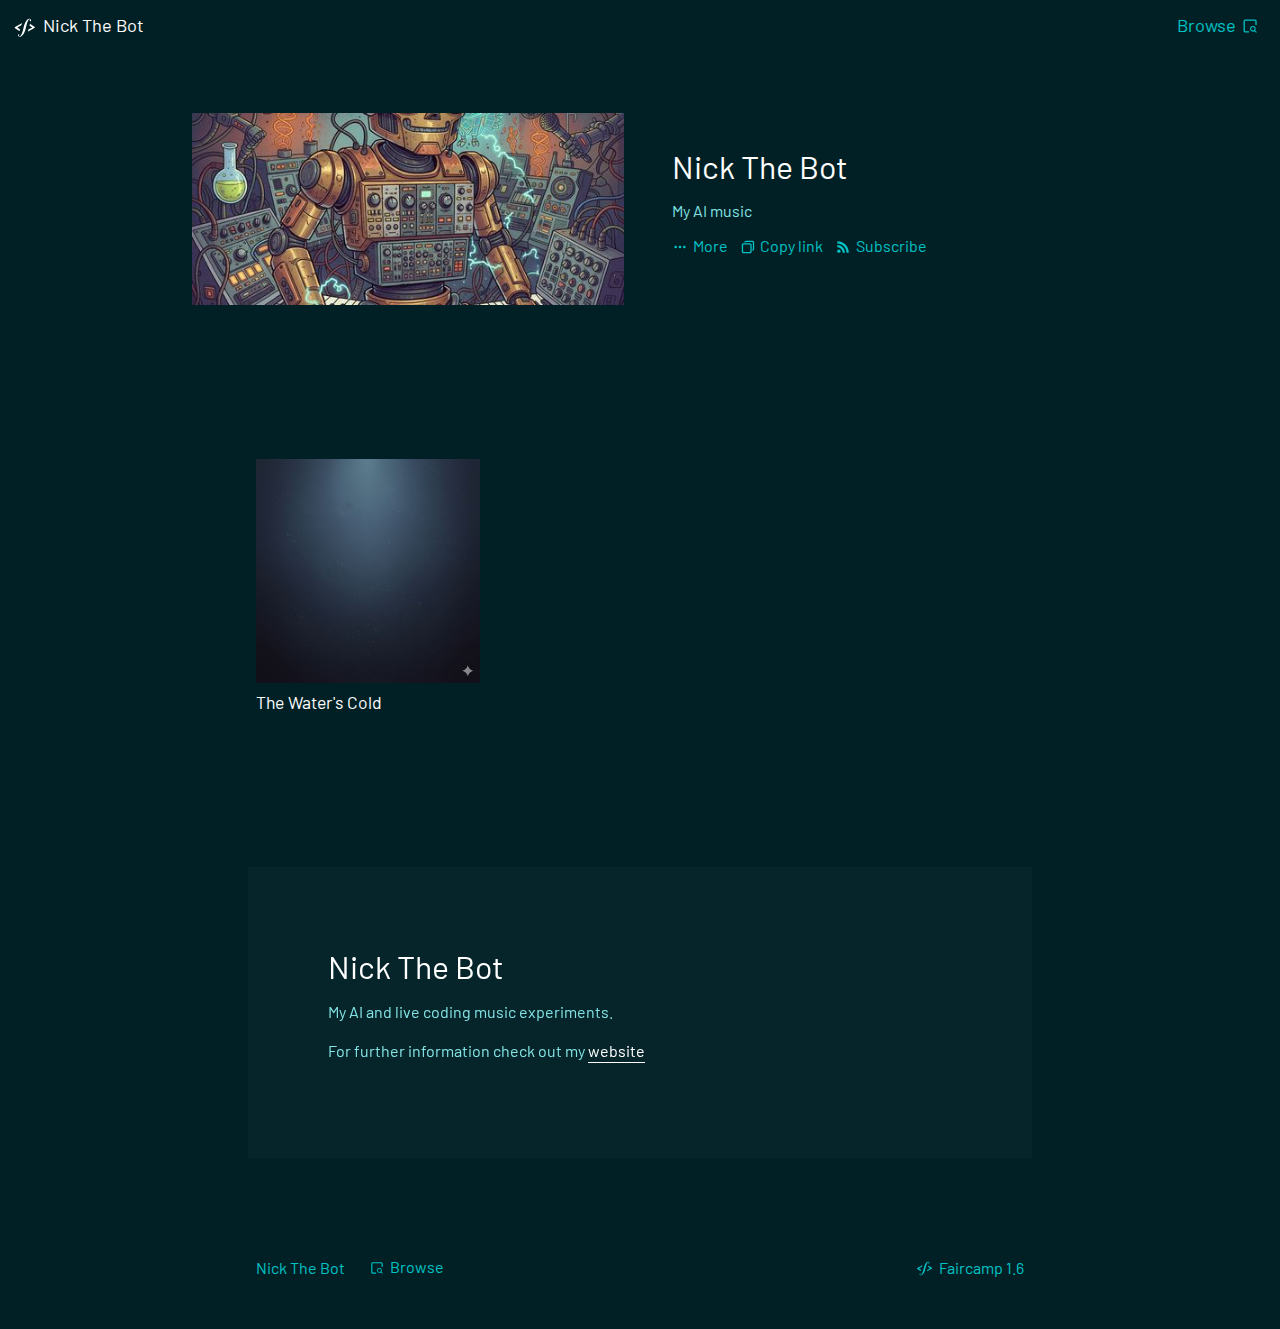
<file: index.html>
<!DOCTYPE html>
<html  lang="en">
    <head>
        <title>Nick The Bot</title>
        <meta charset="utf-8">
        <meta name="description" content="Nick The Bot">
        <meta name="generator" content="Faircamp 1.6.0 ()">
        <meta name="viewport" content="width=device-width, initial-scale=1">
        <link href="theme-r9DcqOPKQv0.css?ol_3nSG5odc" rel="stylesheet">
        <link href="site.css?xwWmIbFHB50" rel="stylesheet">
        <script defer src="browser.js?_UprDCkNEzw"></script>
        
                <link rel="alternate" type="application/atom+xml" title="Atom" href="feed.atom">
            

                <link rel="alternate" type="application/rss+xml" title="Generic RSS" href="feed.rss">
            
<script defer src="clipboard.js?BY84gqnw8Qc"></script>
<link href="favicon.svg?BNtJGwoocc0" rel="icon" type="image/svg+xml">
<link href="favicon_light.png?V3FshsFqwds" rel="icon" type="image/png" media="(prefers-color-scheme: light)">
<link href="favicon_dark.png?dx3G-dqDUTE" rel="icon" type="image/png"  media="(prefers-color-scheme: dark)">


    </head>
    <body>
        <script>document.body.classList.add('js_enabled');</script>
        <a class="skip_to_content" href="#content">Skip to main content</a>
        <div class="layout">
            <header>
                <div>
                    <a id="logo" href="./">
                        <svg  width="1em" height="1em" version="1.1" viewBox="0 0 64 64" xmlns="http://www.w3.org/2000/svg">
    <title>Faircamp</title>
    <path d="m39.881 40.829 1.2736-3.7326c0.16935-0.49631 0.51868-0.91106 0.97898-1.1623l7.6911-4.1982c0.41894-0.22868 0.44885-0.81906 0.05516-1.0889l-5.3773-3.6858c-0.40252-0.2759-0.58586-0.77665-0.45667-1.2472l0.83396-3.0375c0.10596-0.38594 0.5597-0.55363 0.89118-0.32937l10.551 7.1384c1.1285 0.76347 1.0472 2.4511-0.14947 3.1025l-15.839 8.6228c-0.2544 0.13848-0.54634-0.10768-0.4528-0.38181zm-21.56-0.71651-10.639-7.1649c-1.1304-0.76131-1.0532-2.4495 0.14204-3.1044l16.55-9.0683c0.24626-0.13493 0.52768 0.10884 0.42925 0.37183l-1.4747 3.9402c-0.18436 0.4926-0.53964 0.90254-1.001 1.155l-8.1479 4.459c-0.41817 0.22884-0.44672 0.81879-0.0526 1.0869l5.4751 3.7252c0.40291 0.27414 0.58616 0.77467 0.45549 1.2442l-0.84196 3.0251c-0.10758 0.38652-0.56213 0.55415-0.89491 0.33004zm25.654-30.594c-3.4629 0-10.138 2.0227-15.593 24.68-4.1 17.03-7.8557 18.965-9.919 19.007-1.1051 0.0226-1.7076-1.5696-1.1711-1.9798 0.37253-0.22641 1.1535-0.80303 1.1535-1.5516 0-0.85436-0.66165-1.3217-1.521-1.3017-0.88964 0.02072-1.7065 0.98255-1.7505 2.3158 0 1.7735 1.2416 3.7938 3.7009 3.7938 4.335 0 11.759-5.0498 15.399-20.158 2.0661-8.5762 5.2058-23.614 10.028-23.614 1.5974 0 1.5175 1.4328 1.0664 1.8125-0.45106 0.37973-0.95632 0.78658-0.99971 1.5338-0.04845 0.83454 0.55753 1.8182 1.4467 1.7975 1.2133-0.02825 2.1069-0.91548 2.1069-2.3008 0-2.2179-1.6252-4.034-3.9476-4.034z"/>
</svg>

                        <span>Nick The Bot</span>
                    </a>
                    
                </div>
                <button class="browse">
                    Browse
                    <svg aria-hidden="true" width="1em" height="1em" version="1.1" viewBox="0 0 64 64" xmlns="http://www.w3.org/2000/svg">
    <path d="m15.521 8.9121c-3.5096 0-6.5566 2.7444-6.5566 6.2656v33.365c0 3.5212 3.0469 6.2676 6.5566 6.2676h12.959v-4.5625h-12.959c-1.2264 0-1.9922-0.81053-1.9922-1.7051v-33.365c0-0.89449 0.76579-1.7031 1.9922-1.7031h32.881c1.2263 0 1.9941 0.80858 1.9941 1.7031v13.174h4.5625v-13.174c0-3.5212-3.0469-6.2656-6.5566-6.2656h-32.881zm26.18 23.035v0.001953a9.7014 9.7014 0 0 0-9.7012 9.7012 9.7014 9.7014 0 0 0 9.7012 9.7012 9.7014 9.7014 0 0 0 5.4922-1.707l4.7168 4.7148c0.69133 0.69114 1.8128 0.69129 2.5039 0 0.69114-0.69132 0.69126-1.8127 0-2.5039l-4.7188-4.7148a9.7014 9.7014 0 0 0 1.707-5.4922 9.7014 9.7014 0 0 0-9.7012-9.7012zm0 3.5488a6.154 6.154 0 0 1 6.1543 6.1543 6.154 6.154 0 0 1-6.1543 6.1543 6.154 6.154 0 0 1-6.1543-6.1543 6.154 6.154 0 0 1 6.1543-6.1543z"/>
</svg>

                </button>
            </header>
            <main id="content">
                <div class="page">
    <div class="page_split">
        <span class="home_image">
    <picture>
        <source media="(min-width: 60rem)"
                sizes="27rem"
                srcset="image_fixed_320x142.jpg?BG2rNCo_8Ek 320w,image_fixed_480x213.jpg?BG2rNCo_8Ek 480w,image_fixed_640x284.jpg?BG2rNCo_8Ek 640w" />
        <source media="(min-width: 30rem)"
                sizes="100vw"
                srcset="image_fluid_640x256.jpg?BG2rNCo_8Ek 640w,image_fluid_960x383.jpg?BG2rNCo_8Ek 960w" />
        <img
            alt="Inferring Jams"
            class="home_image"
            sizes="100vw"
            src="image_fixed_640x284.jpg?BG2rNCo_8Ek"
            srcset="image_fixed_320x142.jpg?BG2rNCo_8Ek 320w,image_fixed_480x213.jpg?BG2rNCo_8Ek 480w,image_fixed_640x284.jpg?BG2rNCo_8Ek 640w">
    </picture>
</span>

        <div class="abstract">
            <h1>Nick The Bot</h1>
            <div style="margin-bottom: 1rem; margin-top: 1rem;">
    My AI music
</div>

            <div class="actions">
    
                <a class="more" href="#more">
                    <svg  width="1em" height="1em" version="1.1" viewBox="0 0 64 64" xmlns="http://www.w3.org/2000/svg">
    <title>More</title>
    <path d="m14.951 26.651a5.351 5.351 0 0 0-5.3498 5.3512 5.351 5.351 0 0 0 5.3498 5.3512 5.351 5.351 0 0 0 5.3512-5.3512 5.351 5.351 0 0 0-5.3512-5.3512zm17.049 0a5.351 5.351 0 0 0-5.3512 5.3512 5.351 5.351 0 0 0 5.3512 5.3512 5.351 5.351 0 0 0 5.3512-5.3512 5.351 5.351 0 0 0-5.3512-5.3512zm17.049 0a5.351 5.351 0 0 0-5.3512 5.3512 5.351 5.351 0 0 0 5.3512 5.3512 5.351 5.351 0 0 0 5.3512-5.3512 5.351 5.351 0 0 0-5.3512-5.3512z"/>
</svg>
 More
                </a>
            <button data-content="https://troublesine.com/" data-copy>
    <span class="icon"><svg aria-hidden="true" width="1em" height="1em" version="1.1" viewBox="0 0 64 64" xmlns="http://www.w3.org/2000/svg">
    <path d="m24.18 7.1387c-3.8714 0-7.0703 3.197-7.0703 7.0684h5.1992c0-1.0814 0.78966-1.8711 1.8711-1.8711h25.439c1.0814 0 1.8711 0.78966 1.8711 1.8711v25.441c0 1.0814-0.78966 1.8691-1.8711 1.8691v5.1992c3.8714 0 7.0684-3.197 7.0684-7.0684v-25.441c0-3.8714-3.197-7.0684-7.0684-7.0684h-25.439zm-9.9434 10.131c-3.8714 0-7.0684 3.1989-7.0684 7.0703v25.439c0 3.8714 3.197 7.0684 7.0684 7.0684h25.441c3.8714 0 7.0684-3.197 7.0684-7.0684v-25.439c0-3.8714-3.197-7.0703-7.0684-7.0703h-25.441zm0 5.1992h25.441c1.0814 0 1.8711 0.78966 1.8711 1.8711v25.439c0 1.0814-0.78966 1.8711-1.8711 1.8711h-25.441c-1.0814 0-1.8711-0.78966-1.8711-1.8711v-25.439c0-1.0814 0.78966-1.8711 1.8711-1.8711z"/>
</svg>
</span>
    <span>Copy link</span>
</button>

                <a href="subscribe/">
                    <svg width="1em" height="1em" version="1.1" viewBox="0 0 64 64" xmlns="http://www.w3.org/2000/svg">
    <title>Feed</title>
    <path d="m41.597 22.351c-8.6734-8.6734-20.213-13.45-32.496-13.45v9.0364c9.8677 0 19.139 3.8367 26.106 10.803 6.9666 6.9667 10.803 16.238 10.803 26.106h9.0364c-1.5e-4 -12.281-4.7769-23.823-13.45-32.496z"/>
    <path d="m9.0076 24.192v9.0364c11.92 0 21.618 9.6975 21.618 21.618h9.0364c0-16.902-13.751-30.654-30.654-30.654z"/>
    <circle cx="15.423" cy="48.625" r="6.4721"/>
</svg>

                    <span>Subscribe</span>
                </a>
            
</div>

        </div>
    </div>
</div>
<div class="page">
    <div class="page_grid">
        <div>
            <div class="release">
    <a href="the-waters-cold/">
    <img
        alt="The depths of the ocean"
        loading="lazy"
        sizes="
            (min-width: 60rem) 20rem,
            (min-width: 30rem) calc((100vw - 4rem) * 0.333),
            (min-width: 15rem) calc((100vw - 3rem) * 0.5),
            calc(100vw - 2rem)
        "
        src="the-waters-cold/cover_320.jpg?65fJfq4rI5s"
        srcset="the-waters-cold/cover_160.jpg?65fJfq4rI5s 160w,the-waters-cold/cover_320.jpg?65fJfq4rI5s 320w">
</a>

    <a href="the-waters-cold/">
        The Water's Cold
    </a>
    
</div>

        </div>
    </div>
</div>

                <a class="scroll_target" id="more"></a>
                <div class="page">
                    <div class="page_center">
                        <div class="page_more">
                            <h1>Nick The Bot</h1>
                            <div class="text"><p>My AI and live coding music experiments.</p>
<p>For further information check out my <a href="https://troublesine.com">website</a></p>
</div>
                        </div>
                    </div>
                </div>
            

            </main>
            <footer>
                <span>
                    <a href="">Nick The Bot</a>
                    <button class="browse"><svg aria-hidden="true" width="1em" height="1em" version="1.1" viewBox="0 0 64 64" xmlns="http://www.w3.org/2000/svg">
    <path d="m15.521 8.9121c-3.5096 0-6.5566 2.7444-6.5566 6.2656v33.365c0 3.5212 3.0469 6.2676 6.5566 6.2676h12.959v-4.5625h-12.959c-1.2264 0-1.9922-0.81053-1.9922-1.7051v-33.365c0-0.89449 0.76579-1.7031 1.9922-1.7031h32.881c1.2263 0 1.9941 0.80858 1.9941 1.7031v13.174h4.5625v-13.174c0-3.5212-3.0469-6.2656-6.5566-6.2656h-32.881zm26.18 23.035v0.001953a9.7014 9.7014 0 0 0-9.7012 9.7012 9.7014 9.7014 0 0 0 9.7012 9.7012 9.7014 9.7014 0 0 0 5.4922-1.707l4.7168 4.7148c0.69133 0.69114 1.8128 0.69129 2.5039 0 0.69114-0.69132 0.69126-1.8127 0-2.5039l-4.7188-4.7148a9.7014 9.7014 0 0 0 1.707-5.4922 9.7014 9.7014 0 0 0-9.7012-9.7012zm0 3.5488a6.154 6.154 0 0 1 6.1543 6.1543 6.154 6.154 0 0 1-6.1543 6.1543 6.154 6.154 0 0 1-6.1543-6.1543 6.154 6.154 0 0 1 6.1543-6.1543z"/>
</svg>
 Browse</button>
                </span>
                <a class="faircamp_signature" href="https://simonrepp.com/faircamp/" target="_blank">
    <svg aria-hidden="true" width="1em" height="1em" version="1.1" viewBox="0 0 64 64" xmlns="http://www.w3.org/2000/svg">
    
    <path d="m39.881 40.829 1.2736-3.7326c0.16935-0.49631 0.51868-0.91106 0.97898-1.1623l7.6911-4.1982c0.41894-0.22868 0.44885-0.81906 0.05516-1.0889l-5.3773-3.6858c-0.40252-0.2759-0.58586-0.77665-0.45667-1.2472l0.83396-3.0375c0.10596-0.38594 0.5597-0.55363 0.89118-0.32937l10.551 7.1384c1.1285 0.76347 1.0472 2.4511-0.14947 3.1025l-15.839 8.6228c-0.2544 0.13848-0.54634-0.10768-0.4528-0.38181zm-21.56-0.71651-10.639-7.1649c-1.1304-0.76131-1.0532-2.4495 0.14204-3.1044l16.55-9.0683c0.24626-0.13493 0.52768 0.10884 0.42925 0.37183l-1.4747 3.9402c-0.18436 0.4926-0.53964 0.90254-1.001 1.155l-8.1479 4.459c-0.41817 0.22884-0.44672 0.81879-0.0526 1.0869l5.4751 3.7252c0.40291 0.27414 0.58616 0.77467 0.45549 1.2442l-0.84196 3.0251c-0.10758 0.38652-0.56213 0.55415-0.89491 0.33004zm25.654-30.594c-3.4629 0-10.138 2.0227-15.593 24.68-4.1 17.03-7.8557 18.965-9.919 19.007-1.1051 0.0226-1.7076-1.5696-1.1711-1.9798 0.37253-0.22641 1.1535-0.80303 1.1535-1.5516 0-0.85436-0.66165-1.3217-1.521-1.3017-0.88964 0.02072-1.7065 0.98255-1.7505 2.3158 0 1.7735 1.2416 3.7938 3.7009 3.7938 4.335 0 11.759-5.0498 15.399-20.158 2.0661-8.5762 5.2058-23.614 10.028-23.614 1.5974 0 1.5175 1.4328 1.0664 1.8125-0.45106 0.37973-0.95632 0.78658-0.99971 1.5338-0.04845 0.83454 0.55753 1.8182 1.4467 1.7975 1.2133-0.02825 2.1069-0.91548 2.1069-2.3008 0-2.2179-1.6252-4.034-3.9476-4.034z"/>
</svg>

    <span>Faircamp 1.6</span>
</a>

            </footer>
        </div>
        <div id="browser" data-root-prefix="">
            <div>
                <input autocomplete="off" placeholder="Search" type="search">
                <div role="status"></div>
                <div id="results"></div>
            </div>
            <button>
                <svg width="1em" height="1em" version="1.1" viewBox="0 0 64 64" xmlns="http://www.w3.org/2000/svg">
    <title>Close</title>
    <path d="m16.25 9.1797-7.0703 7.0703 15.75 15.75-15.75 15.75 7.0703 7.0703 15.75-15.75 15.75 15.75 7.0703-7.0703-15.75-15.75 15.75-15.75-7.0703-7.0703-15.75 15.75z"/>
</svg>

            </button>
        </div>
        
        <aside class="js_notice">JavaScript is disabled – Some features are not available</aside>
        
                <template id="copy_icon">
                    <svg aria-hidden="true" width="1em" height="1em" version="1.1" viewBox="0 0 64 64" xmlns="http://www.w3.org/2000/svg">
    <path d="m24.18 7.1387c-3.8714 0-7.0703 3.197-7.0703 7.0684h5.1992c0-1.0814 0.78966-1.8711 1.8711-1.8711h25.439c1.0814 0 1.8711 0.78966 1.8711 1.8711v25.441c0 1.0814-0.78966 1.8691-1.8711 1.8691v5.1992c3.8714 0 7.0684-3.197 7.0684-7.0684v-25.441c0-3.8714-3.197-7.0684-7.0684-7.0684h-25.439zm-9.9434 10.131c-3.8714 0-7.0684 3.1989-7.0684 7.0703v25.439c0 3.8714 3.197 7.0684 7.0684 7.0684h25.441c3.8714 0 7.0684-3.197 7.0684-7.0684v-25.439c0-3.8714-3.197-7.0703-7.0684-7.0703h-25.441zm0 5.1992h25.441c1.0814 0 1.8711 0.78966 1.8711 1.8711v25.439c0 1.0814-0.78966 1.8711-1.8711 1.8711h-25.441c-1.0814 0-1.8711-0.78966-1.8711-1.8711v-25.439c0-1.0814 0.78966-1.8711 1.8711-1.8711z"/>
</svg>

                </template>
                <template id="failed_icon">
                    <svg width="1em" height="1em" version="1.1" viewBox="0 0 64 64" xmlns="http://www.w3.org/2000/svg">
    <title>Failed</title>
    <path d="m16.25 9.1797-7.0703 7.0703 15.75 15.75-15.75 15.75 7.0703 7.0703 15.75-15.75 15.75 15.75 7.0703-7.0703-15.75-15.75 15.75-15.75-7.0703-7.0703-15.75 15.75z"/>
</svg>

                </template>
                <template id="success_icon">
                    <svg width="1em" height="1em" version="1.1" viewBox="0 0 64 64" xmlns="http://www.w3.org/2000/svg">
    <title>Copied</title>
    <path d="m53.857 9.1797-31.5 31.5-12.215-12.215-7.0703 7.0703 19.285 19.285 38.57-38.57z"/>
</svg>

                </template>
            
    </body>
</html>
</file>
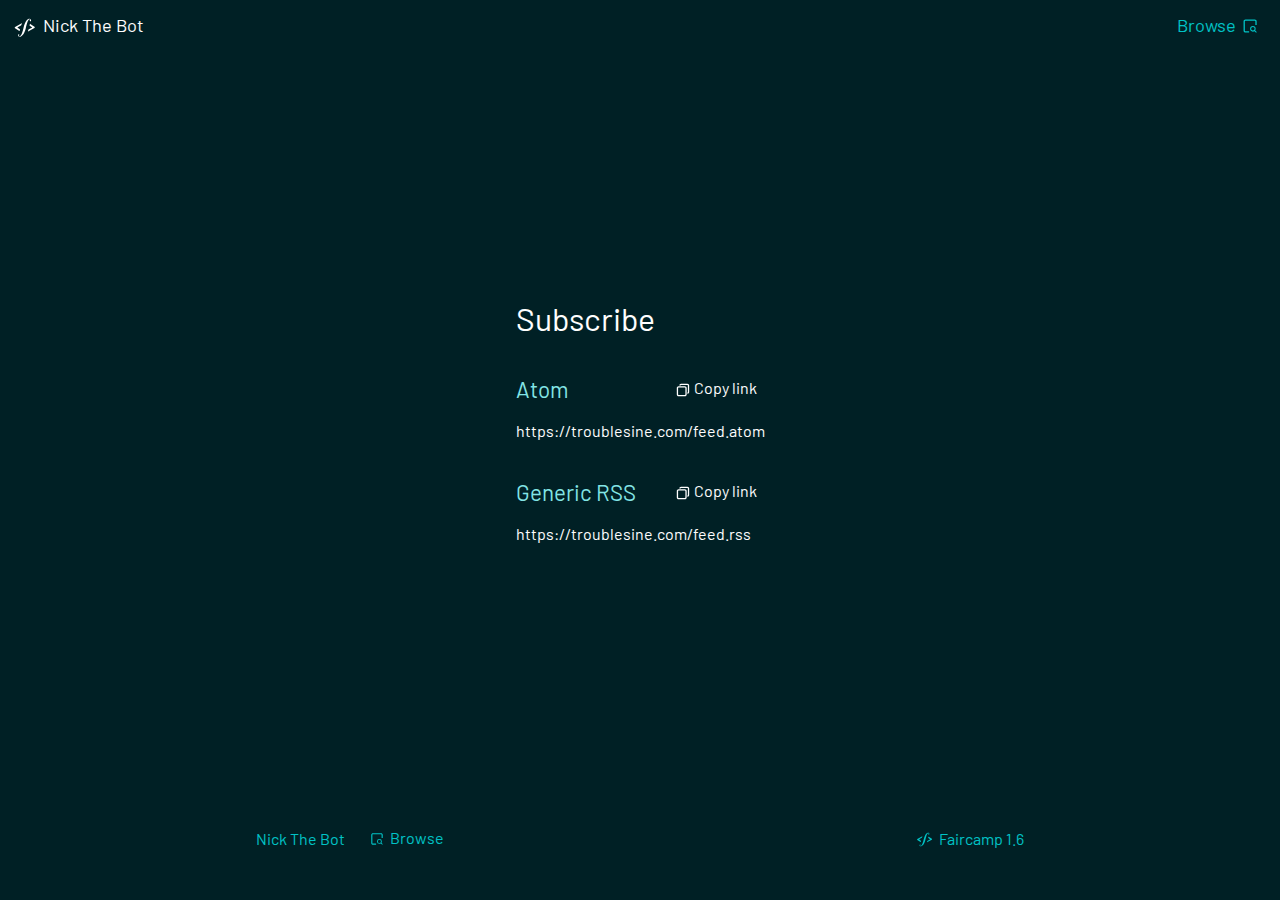
<file: subscribe/index.html>
<!DOCTYPE html>
<html  lang="en">
    <head>
        <title>Subscribe – Nick The Bot</title>
        <meta charset="utf-8">
        <meta name="description" content="Subscribe – Nick The Bot">
        <meta name="generator" content="Faircamp 1.6.0 ()">
        <meta name="viewport" content="width=device-width, initial-scale=1">
        <link href="../theme-r9DcqOPKQv0.css?ol_3nSG5odc" rel="stylesheet">
        <link href="../site.css?xwWmIbFHB50" rel="stylesheet">
        <script defer src="../browser.js?_UprDCkNEzw"></script>
        
                <link rel="alternate" type="application/atom+xml" title="Atom" href="../feed.atom">
            

                <link rel="alternate" type="application/rss+xml" title="Generic RSS" href="../feed.rss">
            
<script defer src="../clipboard.js?BY84gqnw8Qc"></script>
<meta name="robots" content="noindex, nofollow">
<link href="../favicon.svg?BNtJGwoocc0" rel="icon" type="image/svg+xml">
<link href="../favicon_light.png?V3FshsFqwds" rel="icon" type="image/png" media="(prefers-color-scheme: light)">
<link href="../favicon_dark.png?dx3G-dqDUTE" rel="icon" type="image/png"  media="(prefers-color-scheme: dark)">


    </head>
    <body>
        <script>document.body.classList.add('js_enabled');</script>
        <a class="skip_to_content" href="#content">Skip to main content</a>
        <div class="layout">
            <header>
                <div>
                    <a id="logo" href=".././">
                        <svg  width="1em" height="1em" version="1.1" viewBox="0 0 64 64" xmlns="http://www.w3.org/2000/svg">
    <title>Faircamp</title>
    <path d="m39.881 40.829 1.2736-3.7326c0.16935-0.49631 0.51868-0.91106 0.97898-1.1623l7.6911-4.1982c0.41894-0.22868 0.44885-0.81906 0.05516-1.0889l-5.3773-3.6858c-0.40252-0.2759-0.58586-0.77665-0.45667-1.2472l0.83396-3.0375c0.10596-0.38594 0.5597-0.55363 0.89118-0.32937l10.551 7.1384c1.1285 0.76347 1.0472 2.4511-0.14947 3.1025l-15.839 8.6228c-0.2544 0.13848-0.54634-0.10768-0.4528-0.38181zm-21.56-0.71651-10.639-7.1649c-1.1304-0.76131-1.0532-2.4495 0.14204-3.1044l16.55-9.0683c0.24626-0.13493 0.52768 0.10884 0.42925 0.37183l-1.4747 3.9402c-0.18436 0.4926-0.53964 0.90254-1.001 1.155l-8.1479 4.459c-0.41817 0.22884-0.44672 0.81879-0.0526 1.0869l5.4751 3.7252c0.40291 0.27414 0.58616 0.77467 0.45549 1.2442l-0.84196 3.0251c-0.10758 0.38652-0.56213 0.55415-0.89491 0.33004zm25.654-30.594c-3.4629 0-10.138 2.0227-15.593 24.68-4.1 17.03-7.8557 18.965-9.919 19.007-1.1051 0.0226-1.7076-1.5696-1.1711-1.9798 0.37253-0.22641 1.1535-0.80303 1.1535-1.5516 0-0.85436-0.66165-1.3217-1.521-1.3017-0.88964 0.02072-1.7065 0.98255-1.7505 2.3158 0 1.7735 1.2416 3.7938 3.7009 3.7938 4.335 0 11.759-5.0498 15.399-20.158 2.0661-8.5762 5.2058-23.614 10.028-23.614 1.5974 0 1.5175 1.4328 1.0664 1.8125-0.45106 0.37973-0.95632 0.78658-0.99971 1.5338-0.04845 0.83454 0.55753 1.8182 1.4467 1.7975 1.2133-0.02825 2.1069-0.91548 2.1069-2.3008 0-2.2179-1.6252-4.034-3.9476-4.034z"/>
</svg>

                        <span>Nick The Bot</span>
                    </a>
                    
                </div>
                <button class="browse">
                    Browse
                    <svg aria-hidden="true" width="1em" height="1em" version="1.1" viewBox="0 0 64 64" xmlns="http://www.w3.org/2000/svg">
    <path d="m15.521 8.9121c-3.5096 0-6.5566 2.7444-6.5566 6.2656v33.365c0 3.5212 3.0469 6.2676 6.5566 6.2676h12.959v-4.5625h-12.959c-1.2264 0-1.9922-0.81053-1.9922-1.7051v-33.365c0-0.89449 0.76579-1.7031 1.9922-1.7031h32.881c1.2263 0 1.9941 0.80858 1.9941 1.7031v13.174h4.5625v-13.174c0-3.5212-3.0469-6.2656-6.5566-6.2656h-32.881zm26.18 23.035v0.001953a9.7014 9.7014 0 0 0-9.7012 9.7012 9.7014 9.7014 0 0 0 9.7012 9.7012 9.7014 9.7014 0 0 0 5.4922-1.707l4.7168 4.7148c0.69133 0.69114 1.8128 0.69129 2.5039 0 0.69114-0.69132 0.69126-1.8127 0-2.5039l-4.7188-4.7148a9.7014 9.7014 0 0 0 1.707-5.4922 9.7014 9.7014 0 0 0-9.7012-9.7012zm0 3.5488a6.154 6.154 0 0 1 6.1543 6.1543 6.154 6.154 0 0 1-6.1543 6.1543 6.154 6.154 0 0 1-6.1543-6.1543 6.154 6.154 0 0 1 6.1543-6.1543z"/>
</svg>

                </button>
            </header>
            <main id="content">
                <div class="page">
    <div class="page_center">
        <div style="max-width: 28rem;">
            <h1>Subscribe</h1>

            <div>
    <br><br>
    <div class="embed_split">
        <h2>
            Atom
        </h2>
        <button data-content="https://troublesine.com/feed.atom" data-copy>
    <span class="icon"><svg aria-hidden="true" width="1em" height="1em" version="1.1" viewBox="0 0 64 64" xmlns="http://www.w3.org/2000/svg">
    <path d="m24.18 7.1387c-3.8714 0-7.0703 3.197-7.0703 7.0684h5.1992c0-1.0814 0.78966-1.8711 1.8711-1.8711h25.439c1.0814 0 1.8711 0.78966 1.8711 1.8711v25.441c0 1.0814-0.78966 1.8691-1.8711 1.8691v5.1992c3.8714 0 7.0684-3.197 7.0684-7.0684v-25.441c0-3.8714-3.197-7.0684-7.0684-7.0684h-25.439zm-9.9434 10.131c-3.8714 0-7.0684 3.1989-7.0684 7.0703v25.439c0 3.8714 3.197 7.0684 7.0684 7.0684h25.441c3.8714 0 7.0684-3.197 7.0684-7.0684v-25.439c0-3.8714-3.197-7.0703-7.0684-7.0703h-25.441zm0 5.1992h25.441c1.0814 0 1.8711 0.78966 1.8711 1.8711v25.439c0 1.0814-0.78966 1.8711-1.8711 1.8711h-25.441c-1.0814 0-1.8711-0.78966-1.8711-1.8711v-25.439c0-1.0814 0.78966-1.8711 1.8711-1.8711z"/>
</svg>
</span>
    <span>Copy link</span>
</button>

    </div>
    <br>
    <a href="https://troublesine.com/feed.atom">
        https://troublesine.com/feed.atom
    </a>
</div>

<div>
    <br><br>
    <div class="embed_split">
        <h2>
            Generic RSS
        </h2>
        <button data-content="https://troublesine.com/feed.rss" data-copy>
    <span class="icon"><svg aria-hidden="true" width="1em" height="1em" version="1.1" viewBox="0 0 64 64" xmlns="http://www.w3.org/2000/svg">
    <path d="m24.18 7.1387c-3.8714 0-7.0703 3.197-7.0703 7.0684h5.1992c0-1.0814 0.78966-1.8711 1.8711-1.8711h25.439c1.0814 0 1.8711 0.78966 1.8711 1.8711v25.441c0 1.0814-0.78966 1.8691-1.8711 1.8691v5.1992c3.8714 0 7.0684-3.197 7.0684-7.0684v-25.441c0-3.8714-3.197-7.0684-7.0684-7.0684h-25.439zm-9.9434 10.131c-3.8714 0-7.0684 3.1989-7.0684 7.0703v25.439c0 3.8714 3.197 7.0684 7.0684 7.0684h25.441c3.8714 0 7.0684-3.197 7.0684-7.0684v-25.439c0-3.8714-3.197-7.0703-7.0684-7.0703h-25.441zm0 5.1992h25.441c1.0814 0 1.8711 0.78966 1.8711 1.8711v25.439c0 1.0814-0.78966 1.8711-1.8711 1.8711h-25.441c-1.0814 0-1.8711-0.78966-1.8711-1.8711v-25.439c0-1.0814 0.78966-1.8711 1.8711-1.8711z"/>
</svg>
</span>
    <span>Copy link</span>
</button>

    </div>
    <br>
    <a href="https://troublesine.com/feed.rss">
        https://troublesine.com/feed.rss
    </a>
</div>

        </div>
    </div>
</div>

            </main>
            <footer>
                <span>
                    <a href="../">Nick The Bot</a>
                    <button class="browse"><svg aria-hidden="true" width="1em" height="1em" version="1.1" viewBox="0 0 64 64" xmlns="http://www.w3.org/2000/svg">
    <path d="m15.521 8.9121c-3.5096 0-6.5566 2.7444-6.5566 6.2656v33.365c0 3.5212 3.0469 6.2676 6.5566 6.2676h12.959v-4.5625h-12.959c-1.2264 0-1.9922-0.81053-1.9922-1.7051v-33.365c0-0.89449 0.76579-1.7031 1.9922-1.7031h32.881c1.2263 0 1.9941 0.80858 1.9941 1.7031v13.174h4.5625v-13.174c0-3.5212-3.0469-6.2656-6.5566-6.2656h-32.881zm26.18 23.035v0.001953a9.7014 9.7014 0 0 0-9.7012 9.7012 9.7014 9.7014 0 0 0 9.7012 9.7012 9.7014 9.7014 0 0 0 5.4922-1.707l4.7168 4.7148c0.69133 0.69114 1.8128 0.69129 2.5039 0 0.69114-0.69132 0.69126-1.8127 0-2.5039l-4.7188-4.7148a9.7014 9.7014 0 0 0 1.707-5.4922 9.7014 9.7014 0 0 0-9.7012-9.7012zm0 3.5488a6.154 6.154 0 0 1 6.1543 6.1543 6.154 6.154 0 0 1-6.1543 6.1543 6.154 6.154 0 0 1-6.1543-6.1543 6.154 6.154 0 0 1 6.1543-6.1543z"/>
</svg>
 Browse</button>
                </span>
                <a class="faircamp_signature" href="https://simonrepp.com/faircamp/" target="_blank">
    <svg aria-hidden="true" width="1em" height="1em" version="1.1" viewBox="0 0 64 64" xmlns="http://www.w3.org/2000/svg">
    
    <path d="m39.881 40.829 1.2736-3.7326c0.16935-0.49631 0.51868-0.91106 0.97898-1.1623l7.6911-4.1982c0.41894-0.22868 0.44885-0.81906 0.05516-1.0889l-5.3773-3.6858c-0.40252-0.2759-0.58586-0.77665-0.45667-1.2472l0.83396-3.0375c0.10596-0.38594 0.5597-0.55363 0.89118-0.32937l10.551 7.1384c1.1285 0.76347 1.0472 2.4511-0.14947 3.1025l-15.839 8.6228c-0.2544 0.13848-0.54634-0.10768-0.4528-0.38181zm-21.56-0.71651-10.639-7.1649c-1.1304-0.76131-1.0532-2.4495 0.14204-3.1044l16.55-9.0683c0.24626-0.13493 0.52768 0.10884 0.42925 0.37183l-1.4747 3.9402c-0.18436 0.4926-0.53964 0.90254-1.001 1.155l-8.1479 4.459c-0.41817 0.22884-0.44672 0.81879-0.0526 1.0869l5.4751 3.7252c0.40291 0.27414 0.58616 0.77467 0.45549 1.2442l-0.84196 3.0251c-0.10758 0.38652-0.56213 0.55415-0.89491 0.33004zm25.654-30.594c-3.4629 0-10.138 2.0227-15.593 24.68-4.1 17.03-7.8557 18.965-9.919 19.007-1.1051 0.0226-1.7076-1.5696-1.1711-1.9798 0.37253-0.22641 1.1535-0.80303 1.1535-1.5516 0-0.85436-0.66165-1.3217-1.521-1.3017-0.88964 0.02072-1.7065 0.98255-1.7505 2.3158 0 1.7735 1.2416 3.7938 3.7009 3.7938 4.335 0 11.759-5.0498 15.399-20.158 2.0661-8.5762 5.2058-23.614 10.028-23.614 1.5974 0 1.5175 1.4328 1.0664 1.8125-0.45106 0.37973-0.95632 0.78658-0.99971 1.5338-0.04845 0.83454 0.55753 1.8182 1.4467 1.7975 1.2133-0.02825 2.1069-0.91548 2.1069-2.3008 0-2.2179-1.6252-4.034-3.9476-4.034z"/>
</svg>

    <span>Faircamp 1.6</span>
</a>

            </footer>
        </div>
        <div id="browser" data-root-prefix="../">
            <div>
                <input autocomplete="off" placeholder="Search" type="search">
                <div role="status"></div>
                <div id="results"></div>
            </div>
            <button>
                <svg width="1em" height="1em" version="1.1" viewBox="0 0 64 64" xmlns="http://www.w3.org/2000/svg">
    <title>Close</title>
    <path d="m16.25 9.1797-7.0703 7.0703 15.75 15.75-15.75 15.75 7.0703 7.0703 15.75-15.75 15.75 15.75 7.0703-7.0703-15.75-15.75 15.75-15.75-7.0703-7.0703-15.75 15.75z"/>
</svg>

            </button>
        </div>
        
        <aside class="js_notice">JavaScript is disabled – Some features are not available</aside>
        
                <template id="copy_icon">
                    <svg aria-hidden="true" width="1em" height="1em" version="1.1" viewBox="0 0 64 64" xmlns="http://www.w3.org/2000/svg">
    <path d="m24.18 7.1387c-3.8714 0-7.0703 3.197-7.0703 7.0684h5.1992c0-1.0814 0.78966-1.8711 1.8711-1.8711h25.439c1.0814 0 1.8711 0.78966 1.8711 1.8711v25.441c0 1.0814-0.78966 1.8691-1.8711 1.8691v5.1992c3.8714 0 7.0684-3.197 7.0684-7.0684v-25.441c0-3.8714-3.197-7.0684-7.0684-7.0684h-25.439zm-9.9434 10.131c-3.8714 0-7.0684 3.1989-7.0684 7.0703v25.439c0 3.8714 3.197 7.0684 7.0684 7.0684h25.441c3.8714 0 7.0684-3.197 7.0684-7.0684v-25.439c0-3.8714-3.197-7.0703-7.0684-7.0703h-25.441zm0 5.1992h25.441c1.0814 0 1.8711 0.78966 1.8711 1.8711v25.439c0 1.0814-0.78966 1.8711-1.8711 1.8711h-25.441c-1.0814 0-1.8711-0.78966-1.8711-1.8711v-25.439c0-1.0814 0.78966-1.8711 1.8711-1.8711z"/>
</svg>

                </template>
                <template id="failed_icon">
                    <svg width="1em" height="1em" version="1.1" viewBox="0 0 64 64" xmlns="http://www.w3.org/2000/svg">
    <title>Failed</title>
    <path d="m16.25 9.1797-7.0703 7.0703 15.75 15.75-15.75 15.75 7.0703 7.0703 15.75-15.75 15.75 15.75 7.0703-7.0703-15.75-15.75 15.75-15.75-7.0703-7.0703-15.75 15.75z"/>
</svg>

                </template>
                <template id="success_icon">
                    <svg width="1em" height="1em" version="1.1" viewBox="0 0 64 64" xmlns="http://www.w3.org/2000/svg">
    <title>Copied</title>
    <path d="m53.857 9.1797-31.5 31.5-12.215-12.215-7.0703 7.0703 19.285 19.285 38.57-38.57z"/>
</svg>

                </template>
            
    </body>
</html>
</file>
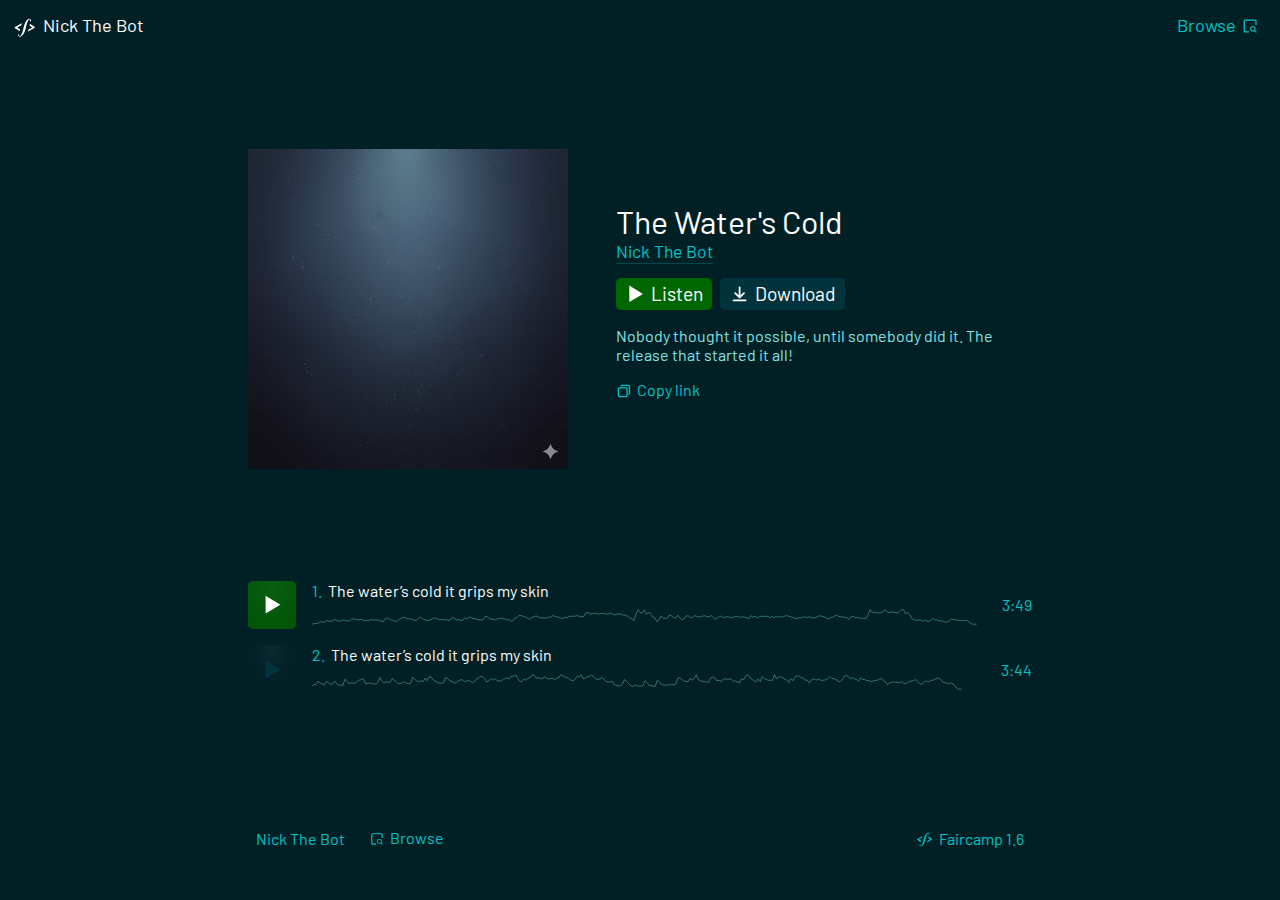
<file: the-waters-cold/index.html>
<!DOCTYPE html>
<html  lang="en">
    <head>
        <title>The Water's Cold</title>
        <meta charset="utf-8">
        <meta name="description" content="The Water&#39;s Cold">
        <meta name="generator" content="Faircamp 1.6.0 ()">
        <meta name="viewport" content="width=device-width, initial-scale=1">
        <link href="../theme-r9DcqOPKQv0.css?ol_3nSG5odc" rel="stylesheet">
        <link href="../site.css?xwWmIbFHB50" rel="stylesheet">
        <script defer src="../browser.js?_UprDCkNEzw"></script>
        
                <link rel="alternate" type="application/atom+xml" title="Atom" href="../feed.atom">
            

                <link rel="alternate" type="application/rss+xml" title="Generic RSS" href="../feed.rss">
            
<script defer src="../clipboard.js?BY84gqnw8Qc"></script>
<script defer src="../player.js?R0nf2K7WdKI"></script>
<link href="../favicon.svg?BNtJGwoocc0" rel="icon" type="image/svg+xml">
<link href="../favicon_light.png?V3FshsFqwds" rel="icon" type="image/png" media="(prefers-color-scheme: light)">
<link href="../favicon_dark.png?dx3G-dqDUTE" rel="icon" type="image/png"  media="(prefers-color-scheme: dark)">


    </head>
    <body>
        <script>document.body.classList.add('js_enabled');</script>
        <a class="skip_to_content" href="#content">Skip to main content</a>
        <div class="layout">
            <header>
                <div>
                    <a id="logo" href=".././">
                        <svg  width="1em" height="1em" version="1.1" viewBox="0 0 64 64" xmlns="http://www.w3.org/2000/svg">
    <title>Faircamp</title>
    <path d="m39.881 40.829 1.2736-3.7326c0.16935-0.49631 0.51868-0.91106 0.97898-1.1623l7.6911-4.1982c0.41894-0.22868 0.44885-0.81906 0.05516-1.0889l-5.3773-3.6858c-0.40252-0.2759-0.58586-0.77665-0.45667-1.2472l0.83396-3.0375c0.10596-0.38594 0.5597-0.55363 0.89118-0.32937l10.551 7.1384c1.1285 0.76347 1.0472 2.4511-0.14947 3.1025l-15.839 8.6228c-0.2544 0.13848-0.54634-0.10768-0.4528-0.38181zm-21.56-0.71651-10.639-7.1649c-1.1304-0.76131-1.0532-2.4495 0.14204-3.1044l16.55-9.0683c0.24626-0.13493 0.52768 0.10884 0.42925 0.37183l-1.4747 3.9402c-0.18436 0.4926-0.53964 0.90254-1.001 1.155l-8.1479 4.459c-0.41817 0.22884-0.44672 0.81879-0.0526 1.0869l5.4751 3.7252c0.40291 0.27414 0.58616 0.77467 0.45549 1.2442l-0.84196 3.0251c-0.10758 0.38652-0.56213 0.55415-0.89491 0.33004zm25.654-30.594c-3.4629 0-10.138 2.0227-15.593 24.68-4.1 17.03-7.8557 18.965-9.919 19.007-1.1051 0.0226-1.7076-1.5696-1.1711-1.9798 0.37253-0.22641 1.1535-0.80303 1.1535-1.5516 0-0.85436-0.66165-1.3217-1.521-1.3017-0.88964 0.02072-1.7065 0.98255-1.7505 2.3158 0 1.7735 1.2416 3.7938 3.7009 3.7938 4.335 0 11.759-5.0498 15.399-20.158 2.0661-8.5762 5.2058-23.614 10.028-23.614 1.5974 0 1.5175 1.4328 1.0664 1.8125-0.45106 0.37973-0.95632 0.78658-0.99971 1.5338-0.04845 0.83454 0.55753 1.8182 1.4467 1.7975 1.2133-0.02825 2.1069-0.91548 2.1069-2.3008 0-2.2179-1.6252-4.034-3.9476-4.034z"/>
</svg>

                        <span>Nick The Bot</span>
                    </a>
                    
                </div>
                <button class="browse">
                    Browse
                    <svg aria-hidden="true" width="1em" height="1em" version="1.1" viewBox="0 0 64 64" xmlns="http://www.w3.org/2000/svg">
    <path d="m15.521 8.9121c-3.5096 0-6.5566 2.7444-6.5566 6.2656v33.365c0 3.5212 3.0469 6.2676 6.5566 6.2676h12.959v-4.5625h-12.959c-1.2264 0-1.9922-0.81053-1.9922-1.7051v-33.365c0-0.89449 0.76579-1.7031 1.9922-1.7031h32.881c1.2263 0 1.9941 0.80858 1.9941 1.7031v13.174h4.5625v-13.174c0-3.5212-3.0469-6.2656-6.5566-6.2656h-32.881zm26.18 23.035v0.001953a9.7014 9.7014 0 0 0-9.7012 9.7012 9.7014 9.7014 0 0 0 9.7012 9.7012 9.7014 9.7014 0 0 0 5.4922-1.707l4.7168 4.7148c0.69133 0.69114 1.8128 0.69129 2.5039 0 0.69114-0.69132 0.69126-1.8127 0-2.5039l-4.7188-4.7148a9.7014 9.7014 0 0 0 1.707-5.4922 9.7014 9.7014 0 0 0-9.7012-9.7012zm0 3.5488a6.154 6.154 0 0 1 6.1543 6.1543 6.154 6.154 0 0 1-6.1543 6.1543 6.154 6.154 0 0 1-6.1543-6.1543 6.154 6.154 0 0 1 6.1543-6.1543z"/>
</svg>

                </button>
            </header>
            <main id="content">
                <div class="page">
    <div class="page_split">
        <div class="cover"><a class="image" href="cover_480.jpg?65fJfq4rI5s" target="_blank">
    <img
        alt="The depths of the ocean"
        sizes="(min-width: 20rem) 20rem, calc(100vw - 2rem)"
        src="cover_480.jpg?65fJfq4rI5s"
        srcset="cover_160.jpg?65fJfq4rI5s 160w,cover_320.jpg?65fJfq4rI5s 320w,cover_480.jpg?65fJfq4rI5s 480w">
</a>

<dialog id="overlay">
    <form method="dialog">
        <button aria-label="Close"></button>
    </form>
    <img
        alt="The depths of the ocean"
        height="1024"
        loading="lazy"
        sizes="calc(100vmin - 4rem)"
        src="cover_1024.jpg?65fJfq4rI5s"
        srcset="cover_160.jpg?65fJfq4rI5s 160w,cover_320.jpg?65fJfq4rI5s 320w,cover_480.jpg?65fJfq4rI5s 480w,cover_800.jpg?65fJfq4rI5s 800w,cover_1024.jpg?65fJfq4rI5s 1024w"
        width="1024">
</dialog>
<script>
    const overlay = document.querySelector('dialog#overlay');
    const thumbnailButton = document.querySelector('a.image');

    overlay.addEventListener('click', () => {
        overlay.close();
    });

    thumbnailButton.addEventListener('click', event => {
        overlay.showModal();
        event.preventDefault();
    });
</script>

</div>
        <div class="abstract">
            <h1>The Water's Cold</h1>
            <div class="release_artists"><a href=".././">Nick The Bot</a></div>
            <div class="actions primary">
    <button class="emphasized listen">
    <span class="icon"><svg width="1em" height="1em" version="1.1" viewBox="0 0 64 64" xmlns="http://www.w3.org/2000/svg">
    <title>Play</title>
    <path d="m11.116 59.677 45.476-26.453-45.544-28.093z"/>
</svg>
</span>
    <span class="label">Listen</span>
</button>
<a href="downloads/oD5QFXHiecs/">
    <svg aria-hidden="true" width="1em" height="1em" version="1.1" viewBox="0 0 64 64" xmlns="http://www.w3.org/2000/svg">
    <path d="m32.016 8.1211c-1.6432 0.00518-2.9713 1.3412-2.9668 2.9844l0.08594 26.777-9.7129-9.7363c-0.55785-0.5596-1.3153-0.8744-2.1055-0.875-0.78932-9.49e-4 -1.5467 0.31169-2.1055 0.86914-1.1634 1.1612-1.1651 3.0456-0.0039 4.209l14.729 14.764c1.163 1.1661 3.0518 1.1661 4.2148 0l14.674-14.703c1.1607-1.1639 1.158-3.0483-0.0059-4.209-1.1631-1.1599-3.046-1.1581-4.207 0.0039l-9.5254 9.541-0.08399-26.658c-0.0052-1.644-1.3423-2.9724-2.9863-2.9668zm-19.99 43.705c-1.6438 5e-3 -2.974 1.3425-2.9688 2.9863 5e-3 1.6438 1.3425 2.9721 2.9863 2.9668h39.945c1.6438 0.0053 2.9813-1.323 2.9863-2.9668 0.0053-1.6438-1.323-2.9813-2.9668-2.9863z"/>
</svg>

    <span>Download</span>
</a>

</div>

            <div style="margin-bottom: 1rem; margin-top: 1rem;">
    Nobody thought it possible, until somebody did it. The release that started it all!
</div>

            <div class="actions">
    <button data-content="https://troublesine.com/the-waters-cold/" data-copy>
    <span class="icon"><svg aria-hidden="true" width="1em" height="1em" version="1.1" viewBox="0 0 64 64" xmlns="http://www.w3.org/2000/svg">
    <path d="m24.18 7.1387c-3.8714 0-7.0703 3.197-7.0703 7.0684h5.1992c0-1.0814 0.78966-1.8711 1.8711-1.8711h25.439c1.0814 0 1.8711 0.78966 1.8711 1.8711v25.441c0 1.0814-0.78966 1.8691-1.8711 1.8691v5.1992c3.8714 0 7.0684-3.197 7.0684-7.0684v-25.441c0-3.8714-3.197-7.0684-7.0684-7.0684h-25.439zm-9.9434 10.131c-3.8714 0-7.0684 3.1989-7.0684 7.0703v25.439c0 3.8714 3.197 7.0684 7.0684 7.0684h25.441c3.8714 0 7.0684-3.197 7.0684-7.0684v-25.439c0-3.8714-3.197-7.0703-7.0684-7.0703h-25.441zm0 5.1992h25.441c1.0814 0 1.8711 0.78966 1.8711 1.8711v25.439c0 1.0814-0.78966 1.8711-1.8711 1.8711h-25.441c-1.0814 0-1.8711-0.78966-1.8711-1.8711v-25.439c0-1.0814 0.78966-1.8711 1.8711-1.8711z"/>
</svg>
</span>
    <span>Copy link</span>
</button>

</div>

        </div>
    </div>
</div>
<div class="page">
    <div class="page_center">
        <div class=" tracks" data-longest-duration="229.776" >
            <div class="track" data-duration="229.776">
    <button class="track_playback" tabindex="-1">
        <span class="icon">
            <svg width="1em" height="1em" version="1.1" viewBox="0 0 64 64" xmlns="http://www.w3.org/2000/svg">
    <title>Play</title>
    <path d="m11.116 59.677 45.476-26.453-45.544-28.093z"/>
</svg>

        </span>
        <img aria-hidden="true" src="cover_160.jpg?65fJfq4rI5s">
    </button>
    <div>
        <div>
            <span class="number">1.</span>
            <a class="title" href="1/">The water’s cold it grips my skin</a>
        </div>
        
        <div class="waveform">
    <svg data-peaks="[base64]">
    <path class="seek"/>
    <path class="playback"/>
    <path class="base"/>
</svg>

    <input aria-label="Playback position" aria-valuetext="" autocomplete="off" max="229.776" min="0" step="any" type="range" value="0">
    <div class="decoration"></div>
</div>

        <audio controls preload="none">
            <source src="1/opus-96/eYbwImgiW4E/01%20loudmarch1963%20-%20The%20water%E2%80%99s%20cold%20it%20grips%20my%20skin.opus" type="audio/ogg; codecs=opus">
<source src="1/mp3-v5/N5IgSZew5vE/01%20loudmarch1963%20-%20The%20water%E2%80%99s%20cold%20it%20grips%20my%20skin.mp3" type="audio/mpeg">
        </audio>
    </div>
    <div>
         <span class="time">3:49</span>
    </div>
</div>

<div class="track" data-duration="224.544">
    <button class="track_playback" tabindex="-1">
        <span class="icon">
            <svg width="1em" height="1em" version="1.1" viewBox="0 0 64 64" xmlns="http://www.w3.org/2000/svg">
    <title>Play</title>
    <path d="m11.116 59.677 45.476-26.453-45.544-28.093z"/>
</svg>

        </span>
        <img aria-hidden="true" src="cover_160.jpg?65fJfq4rI5s">
    </button>
    <div>
        <div>
            <span class="number">2.</span>
            <a class="title" href="2/">The water’s cold it grips my skin</a>
        </div>
        
        <div class="waveform">
    <svg data-peaks="PUWjaXTicVXjYSSQsjYcbZkoquYZcYZVezkbgefuoeYZcgaYZztjhlhwl21pjebadzuliebkoqiimjchtw/[base64]">
    <path class="seek"/>
    <path class="playback"/>
    <path class="base"/>
</svg>

    <input aria-label="Playback position" aria-valuetext="" autocomplete="off" max="224.544" min="0" step="any" type="range" value="0">
    <div class="decoration"></div>
</div>

        <audio controls preload="none">
            <source src="2/opus-96/9Jr-RSFlDdI/02%20loudmarch1963%20-%20The%20water%E2%80%99s%20cold%20it%20grips%20my%20skin.opus" type="audio/ogg; codecs=opus">
<source src="2/mp3-v5/Ym-fV5JDUXA/02%20loudmarch1963%20-%20The%20water%E2%80%99s%20cold%20it%20grips%20my%20skin.mp3" type="audio/mpeg">
        </audio>
    </div>
    <div>
         <span class="time">3:44</span>
    </div>
</div>

        </div>
    </div>
</div>

<div class="docked_player ">
    <div class="timeline">
        <input aria-label="Playback position" aria-valuetext="" autocomplete="off" max="" min="0" step="any" type="range" value="0">
        <div class="base"></div>
        <div class="progress" style="width: 0%;"></div>
    </div>
    <div class="elements">
        <button class="playback">
            <svg width="1em" height="1em" version="1.1" viewBox="0 0 64 64" xmlns="http://www.w3.org/2000/svg">
    <title>Play</title>
    <path d="m11.116 59.677 45.476-26.453-45.544-28.093z"/>
</svg>

        </button>
        <button class="next_track">
            <svg width="1em" height="1em" version="1.1" viewBox="0 0 64 64" xmlns="http://www.w3.org/2000/svg">
    <title>Next Track</title>
    <path d="m49.171 6.7876h7.5973v50.229h-7.5973zm-41.877 50.229 41.877-24.359-41.939-25.87z"/>
</svg>

        </button>
        
        <div class="volume">
    <button>
        <svg width="1em" height="1em" version="1.1" viewBox="0 0 64 64" xmlns="http://www.w3.org/2000/svg">
    <title></title>
    <path class="knob" d="m36.252 13.334v16.561h-8.4648v-16.549a19.159 19.159 0 0 0-14.945 18.654 19.159 19.159 0 0 0 19.158 19.158 19.159 19.159 0 0 0 19.158-19.158 19.159 19.159 0 0 0-14.906-18.666z"/>
    <path class="active_range"/>
    <path class="inactive_range"/>
    <path class="strike_out" d="m32 12.601c-4.9983 0-9.9971 1.9066-13.811 5.7201-7.6271 7.6272-7.6271 19.994 0 27.621 7.6272 7.6271 19.994 7.6271 27.621 0 7.6271-7.6272 7.6271-19.994 0-27.621-3.8136-3.8135-8.8124-5.7201-13.811-5.7201zm0 6.5897c2.0475 0.0115 4.0624 0.51347 5.876 1.4639l-17.227 17.227c-0.95039-1.8136-1.4524-3.8285-1.4639-5.876-4.19e-4 -7.0776 5.7372-12.815 12.815-12.815zm11.353 6.9445c0.94888 1.8121 1.4502 3.8249 1.462 5.8704 4.19e-4 7.0776-5.7372 12.815-12.815 12.815-2.0454-0.011821-4.0583-0.51312-5.8704-1.462zm-22.165 12.74 0.0056 0.0056-0.0019 0.0019z"/>
</svg>

    </button>
    <span class="slider">
        <input aria-label="Volume" aria-valuetext="" autocomplete="off" max="1" min="0" step="any" type="range" value="1">
        <svg width="3em" height=".75em" version="1.1" viewBox="0 0 600 150" xmlns="http://www.w3.org/2000/svg">
            <defs>
                <linearGradient id="gradient_level">
                    <stop offset="0.999"></stop>
                    <stop offset="1"></stop>
                </linearGradient>
                <linearGradient id="gradient_level_decrease">
                    <stop offset="0"></stop>
                    <stop offset="0.0001"></stop>
                </linearGradient>
                <linearGradient id="gradient_level_increase">
                    <stop offset="0"></stop>
                    <stop offset="0.0001"></stop>
                </linearGradient>
            </defs>
            <path class="base" d="M0,140H600V10Z"/>
            <path class="level_increase" d="M0,150H600V10Z" fill="url(#gradient_level_increase)"/>
            <path d="M0,150H600V10Z" fill="url(#gradient_level)"/>
            <path class="level_decrease" d="M0,150H600V10Z" fill="url(#gradient_level_decrease)"/>
        </svg>
    </span>
</div>

        <span class="track_info">
            <span class="number"></span>
            <span class="title_wrapper"></span>
        </span>
        <span class="time">
            <span class="current"></span>
            <span>/</span>
            <span class="total"></span>
        </span>
    </div>
</div>
<div aria-label="" class="docked_player_status" role="status"></div>

            </main>
            <footer>
                <span>
                    <a href="../">Nick The Bot</a>
                    <button class="browse"><svg aria-hidden="true" width="1em" height="1em" version="1.1" viewBox="0 0 64 64" xmlns="http://www.w3.org/2000/svg">
    <path d="m15.521 8.9121c-3.5096 0-6.5566 2.7444-6.5566 6.2656v33.365c0 3.5212 3.0469 6.2676 6.5566 6.2676h12.959v-4.5625h-12.959c-1.2264 0-1.9922-0.81053-1.9922-1.7051v-33.365c0-0.89449 0.76579-1.7031 1.9922-1.7031h32.881c1.2263 0 1.9941 0.80858 1.9941 1.7031v13.174h4.5625v-13.174c0-3.5212-3.0469-6.2656-6.5566-6.2656h-32.881zm26.18 23.035v0.001953a9.7014 9.7014 0 0 0-9.7012 9.7012 9.7014 9.7014 0 0 0 9.7012 9.7012 9.7014 9.7014 0 0 0 5.4922-1.707l4.7168 4.7148c0.69133 0.69114 1.8128 0.69129 2.5039 0 0.69114-0.69132 0.69126-1.8127 0-2.5039l-4.7188-4.7148a9.7014 9.7014 0 0 0 1.707-5.4922 9.7014 9.7014 0 0 0-9.7012-9.7012zm0 3.5488a6.154 6.154 0 0 1 6.1543 6.1543 6.154 6.154 0 0 1-6.1543 6.1543 6.154 6.154 0 0 1-6.1543-6.1543 6.154 6.154 0 0 1 6.1543-6.1543z"/>
</svg>
 Browse</button>
                </span>
                <a class="faircamp_signature" href="https://simonrepp.com/faircamp/" target="_blank">
    <svg aria-hidden="true" width="1em" height="1em" version="1.1" viewBox="0 0 64 64" xmlns="http://www.w3.org/2000/svg">
    
    <path d="m39.881 40.829 1.2736-3.7326c0.16935-0.49631 0.51868-0.91106 0.97898-1.1623l7.6911-4.1982c0.41894-0.22868 0.44885-0.81906 0.05516-1.0889l-5.3773-3.6858c-0.40252-0.2759-0.58586-0.77665-0.45667-1.2472l0.83396-3.0375c0.10596-0.38594 0.5597-0.55363 0.89118-0.32937l10.551 7.1384c1.1285 0.76347 1.0472 2.4511-0.14947 3.1025l-15.839 8.6228c-0.2544 0.13848-0.54634-0.10768-0.4528-0.38181zm-21.56-0.71651-10.639-7.1649c-1.1304-0.76131-1.0532-2.4495 0.14204-3.1044l16.55-9.0683c0.24626-0.13493 0.52768 0.10884 0.42925 0.37183l-1.4747 3.9402c-0.18436 0.4926-0.53964 0.90254-1.001 1.155l-8.1479 4.459c-0.41817 0.22884-0.44672 0.81879-0.0526 1.0869l5.4751 3.7252c0.40291 0.27414 0.58616 0.77467 0.45549 1.2442l-0.84196 3.0251c-0.10758 0.38652-0.56213 0.55415-0.89491 0.33004zm25.654-30.594c-3.4629 0-10.138 2.0227-15.593 24.68-4.1 17.03-7.8557 18.965-9.919 19.007-1.1051 0.0226-1.7076-1.5696-1.1711-1.9798 0.37253-0.22641 1.1535-0.80303 1.1535-1.5516 0-0.85436-0.66165-1.3217-1.521-1.3017-0.88964 0.02072-1.7065 0.98255-1.7505 2.3158 0 1.7735 1.2416 3.7938 3.7009 3.7938 4.335 0 11.759-5.0498 15.399-20.158 2.0661-8.5762 5.2058-23.614 10.028-23.614 1.5974 0 1.5175 1.4328 1.0664 1.8125-0.45106 0.37973-0.95632 0.78658-0.99971 1.5338-0.04845 0.83454 0.55753 1.8182 1.4467 1.7975 1.2133-0.02825 2.1069-0.91548 2.1069-2.3008 0-2.2179-1.6252-4.034-3.9476-4.034z"/>
</svg>

    <span>Faircamp 1.6</span>
</a>

            </footer>
        </div>
        <div id="browser" data-root-prefix="../">
            <div>
                <input autocomplete="off" placeholder="Search" type="search">
                <div role="status"></div>
                <div id="results"></div>
            </div>
            <button>
                <svg width="1em" height="1em" version="1.1" viewBox="0 0 64 64" xmlns="http://www.w3.org/2000/svg">
    <title>Close</title>
    <path d="m16.25 9.1797-7.0703 7.0703 15.75 15.75-15.75 15.75 7.0703 7.0703 15.75-15.75 15.75 15.75 7.0703-7.0703-15.75-15.75 15.75-15.75-7.0703-7.0703-15.75 15.75z"/>
</svg>

            </button>
        </div>
        
        <aside class="js_notice">JavaScript is disabled – Some features are not available</aside>
        
                <template id="copy_icon">
                    <svg aria-hidden="true" width="1em" height="1em" version="1.1" viewBox="0 0 64 64" xmlns="http://www.w3.org/2000/svg">
    <path d="m24.18 7.1387c-3.8714 0-7.0703 3.197-7.0703 7.0684h5.1992c0-1.0814 0.78966-1.8711 1.8711-1.8711h25.439c1.0814 0 1.8711 0.78966 1.8711 1.8711v25.441c0 1.0814-0.78966 1.8691-1.8711 1.8691v5.1992c3.8714 0 7.0684-3.197 7.0684-7.0684v-25.441c0-3.8714-3.197-7.0684-7.0684-7.0684h-25.439zm-9.9434 10.131c-3.8714 0-7.0684 3.1989-7.0684 7.0703v25.439c0 3.8714 3.197 7.0684 7.0684 7.0684h25.441c3.8714 0 7.0684-3.197 7.0684-7.0684v-25.439c0-3.8714-3.197-7.0703-7.0684-7.0703h-25.441zm0 5.1992h25.441c1.0814 0 1.8711 0.78966 1.8711 1.8711v25.439c0 1.0814-0.78966 1.8711-1.8711 1.8711h-25.441c-1.0814 0-1.8711-0.78966-1.8711-1.8711v-25.439c0-1.0814 0.78966-1.8711 1.8711-1.8711z"/>
</svg>

                </template>
                <template id="failed_icon">
                    <svg width="1em" height="1em" version="1.1" viewBox="0 0 64 64" xmlns="http://www.w3.org/2000/svg">
    <title>Failed</title>
    <path d="m16.25 9.1797-7.0703 7.0703 15.75 15.75-15.75 15.75 7.0703 7.0703 15.75-15.75 15.75 15.75 7.0703-7.0703-15.75-15.75 15.75-15.75-7.0703-7.0703-15.75 15.75z"/>
</svg>

                </template>
                <template id="success_icon">
                    <svg width="1em" height="1em" version="1.1" viewBox="0 0 64 64" xmlns="http://www.w3.org/2000/svg">
    <title>Copied</title>
    <path d="m53.857 9.1797-31.5 31.5-12.215-12.215-7.0703 7.0703 19.285 19.285 38.57-38.57z"/>
</svg>

                </template>
            <template id="pause_icon">
    <svg width="1em" height="1em" version="1.1" viewBox="0 0 64 64" xmlns="http://www.w3.org/2000/svg">
    <title>Pause</title>
    <path d="m36.915 56.995v-49.985h15.592v49.985zm-25.421 0v-49.985h15.592v49.985z"/>
</svg>

</template>
<template id="play_icon">
    <svg width="1em" height="1em" version="1.1" viewBox="0 0 64 64" xmlns="http://www.w3.org/2000/svg">
    <title>Play</title>
    <path d="m11.116 59.677 45.476-26.453-45.544-28.093z"/>
</svg>

</template>
<template id="loading_icon">
    <svg width="1em" height="1em" version="1.1" viewBox="0 0 64 64" xmlns="http://www.w3.org/2000/svg">
    <title>Loading</title>
    <path class="loading_left" d="m11.494 56.995v-49.985h15.592v49.985z"/>
    <path class="loading_right" d="m36.915 56.995v-49.985h15.592v49.985z"/>
</svg>

</template>

    </body>
</html>
</file>
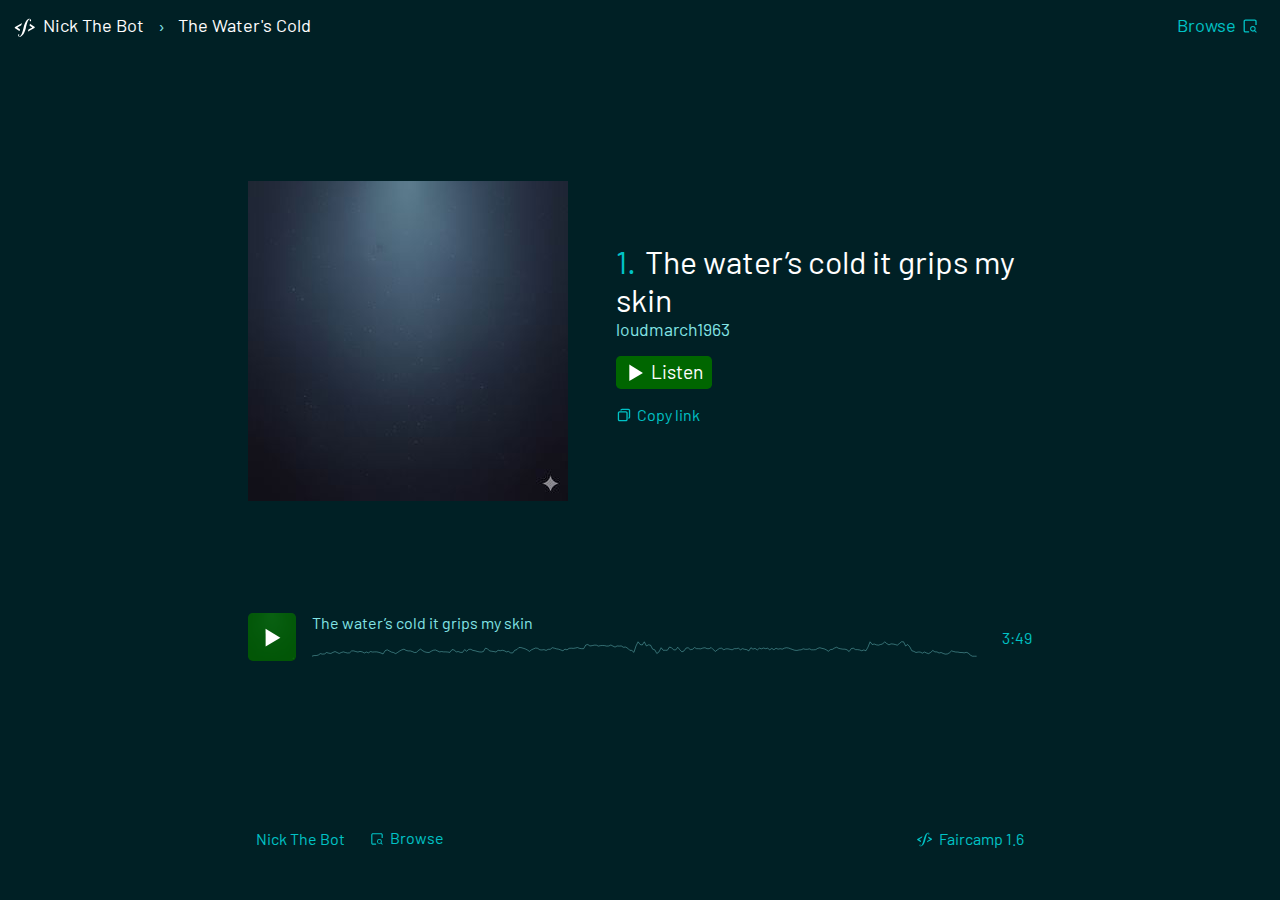
<file: the-waters-cold/1/index.html>
<!DOCTYPE html>
<html  lang="en">
    <head>
        <title>The water’s cold it grips my skin</title>
        <meta charset="utf-8">
        <meta name="description" content="The water’s cold it grips my skin">
        <meta name="generator" content="Faircamp 1.6.0 ()">
        <meta name="viewport" content="width=device-width, initial-scale=1">
        <link href="../../theme-r9DcqOPKQv0.css?ol_3nSG5odc" rel="stylesheet">
        <link href="../../site.css?xwWmIbFHB50" rel="stylesheet">
        <script defer src="../../browser.js?_UprDCkNEzw"></script>
        
                <link rel="alternate" type="application/atom+xml" title="Atom" href="../../feed.atom">
            

                <link rel="alternate" type="application/rss+xml" title="Generic RSS" href="../../feed.rss">
            
<script defer src="../../clipboard.js?BY84gqnw8Qc"></script>
<script defer src="../../player.js?R0nf2K7WdKI"></script>
<link href="../../favicon.svg?BNtJGwoocc0" rel="icon" type="image/svg+xml">
<link href="../../favicon_light.png?V3FshsFqwds" rel="icon" type="image/png" media="(prefers-color-scheme: light)">
<link href="../../favicon_dark.png?dx3G-dqDUTE" rel="icon" type="image/png"  media="(prefers-color-scheme: dark)">


    </head>
    <body>
        <script>document.body.classList.add('js_enabled');</script>
        <a class="skip_to_content" href="#content">Skip to main content</a>
        <div class="layout">
            <header>
                <div>
                    <a id="logo" href="../.././">
                        <svg  width="1em" height="1em" version="1.1" viewBox="0 0 64 64" xmlns="http://www.w3.org/2000/svg">
    <title>Faircamp</title>
    <path d="m39.881 40.829 1.2736-3.7326c0.16935-0.49631 0.51868-0.91106 0.97898-1.1623l7.6911-4.1982c0.41894-0.22868 0.44885-0.81906 0.05516-1.0889l-5.3773-3.6858c-0.40252-0.2759-0.58586-0.77665-0.45667-1.2472l0.83396-3.0375c0.10596-0.38594 0.5597-0.55363 0.89118-0.32937l10.551 7.1384c1.1285 0.76347 1.0472 2.4511-0.14947 3.1025l-15.839 8.6228c-0.2544 0.13848-0.54634-0.10768-0.4528-0.38181zm-21.56-0.71651-10.639-7.1649c-1.1304-0.76131-1.0532-2.4495 0.14204-3.1044l16.55-9.0683c0.24626-0.13493 0.52768 0.10884 0.42925 0.37183l-1.4747 3.9402c-0.18436 0.4926-0.53964 0.90254-1.001 1.155l-8.1479 4.459c-0.41817 0.22884-0.44672 0.81879-0.0526 1.0869l5.4751 3.7252c0.40291 0.27414 0.58616 0.77467 0.45549 1.2442l-0.84196 3.0251c-0.10758 0.38652-0.56213 0.55415-0.89491 0.33004zm25.654-30.594c-3.4629 0-10.138 2.0227-15.593 24.68-4.1 17.03-7.8557 18.965-9.919 19.007-1.1051 0.0226-1.7076-1.5696-1.1711-1.9798 0.37253-0.22641 1.1535-0.80303 1.1535-1.5516 0-0.85436-0.66165-1.3217-1.521-1.3017-0.88964 0.02072-1.7065 0.98255-1.7505 2.3158 0 1.7735 1.2416 3.7938 3.7009 3.7938 4.335 0 11.759-5.0498 15.399-20.158 2.0661-8.5762 5.2058-23.614 10.028-23.614 1.5974 0 1.5175 1.4328 1.0664 1.8125-0.45106 0.37973-0.95632 0.78658-0.99971 1.5338-0.04845 0.83454 0.55753 1.8182 1.4467 1.7975 1.2133-0.02825 2.1069-0.91548 2.1069-2.3008 0-2.2179-1.6252-4.034-3.9476-4.034z"/>
</svg>

                        <span>Nick The Bot</span>
                    </a>
                     <span>›</span> <a href="../">The Water's Cold</a>
                </div>
                <button class="browse">
                    Browse
                    <svg aria-hidden="true" width="1em" height="1em" version="1.1" viewBox="0 0 64 64" xmlns="http://www.w3.org/2000/svg">
    <path d="m15.521 8.9121c-3.5096 0-6.5566 2.7444-6.5566 6.2656v33.365c0 3.5212 3.0469 6.2676 6.5566 6.2676h12.959v-4.5625h-12.959c-1.2264 0-1.9922-0.81053-1.9922-1.7051v-33.365c0-0.89449 0.76579-1.7031 1.9922-1.7031h32.881c1.2263 0 1.9941 0.80858 1.9941 1.7031v13.174h4.5625v-13.174c0-3.5212-3.0469-6.2656-6.5566-6.2656h-32.881zm26.18 23.035v0.001953a9.7014 9.7014 0 0 0-9.7012 9.7012 9.7014 9.7014 0 0 0 9.7012 9.7012 9.7014 9.7014 0 0 0 5.4922-1.707l4.7168 4.7148c0.69133 0.69114 1.8128 0.69129 2.5039 0 0.69114-0.69132 0.69126-1.8127 0-2.5039l-4.7188-4.7148a9.7014 9.7014 0 0 0 1.707-5.4922 9.7014 9.7014 0 0 0-9.7012-9.7012zm0 3.5488a6.154 6.154 0 0 1 6.1543 6.1543 6.154 6.154 0 0 1-6.1543 6.1543 6.154 6.154 0 0 1-6.1543-6.1543 6.154 6.154 0 0 1 6.1543-6.1543z"/>
</svg>

                </button>
            </header>
            <main id="content">
                <div class="page">
    <div class="page_split">
        <div class="cover"><a class="image" href="../cover_480.jpg?65fJfq4rI5s" target="_blank">
    <img
        alt="The depths of the ocean"
        sizes="(min-width: 20rem) 20rem, calc(100vw - 2rem)"
        src="../cover_480.jpg?65fJfq4rI5s"
        srcset="../cover_160.jpg?65fJfq4rI5s 160w,../cover_320.jpg?65fJfq4rI5s 320w,../cover_480.jpg?65fJfq4rI5s 480w">
</a>

<dialog id="overlay">
    <form method="dialog">
        <button aria-label="Close"></button>
    </form>
    <img
        alt="The depths of the ocean"
        height="1024"
        loading="lazy"
        sizes="calc(100vmin - 4rem)"
        src="../cover_1024.jpg?65fJfq4rI5s"
        srcset="../cover_160.jpg?65fJfq4rI5s 160w,../cover_320.jpg?65fJfq4rI5s 320w,../cover_480.jpg?65fJfq4rI5s 480w,../cover_800.jpg?65fJfq4rI5s 800w,../cover_1024.jpg?65fJfq4rI5s 1024w"
        width="1024">
</dialog>
<script>
    const overlay = document.querySelector('dialog#overlay');
    const thumbnailButton = document.querySelector('a.image');

    overlay.addEventListener('click', () => {
        overlay.close();
    });

    thumbnailButton.addEventListener('click', event => {
        overlay.showModal();
        event.preventDefault();
    });
</script>

</div>
        <div class="abstract">
            <h1>
                <span class="number">1.</span>
                The water’s cold it grips my skin
                <!-- TODO: Unlisted badge -->
            </h1>
            <div class="release_artists">loudmarch1963</div>
            <div class="actions primary">
    <button class="emphasized listen">
    <span class="icon"><svg width="1em" height="1em" version="1.1" viewBox="0 0 64 64" xmlns="http://www.w3.org/2000/svg">
    <title>Play</title>
    <path d="m11.116 59.677 45.476-26.453-45.544-28.093z"/>
</svg>
</span>
    <span class="label">Listen</span>
</button>

</div>

            
            <div class="actions">
    <button data-content="https://troublesine.com/the-waters-cold/1/" data-copy>
    <span class="icon"><svg aria-hidden="true" width="1em" height="1em" version="1.1" viewBox="0 0 64 64" xmlns="http://www.w3.org/2000/svg">
    <path d="m24.18 7.1387c-3.8714 0-7.0703 3.197-7.0703 7.0684h5.1992c0-1.0814 0.78966-1.8711 1.8711-1.8711h25.439c1.0814 0 1.8711 0.78966 1.8711 1.8711v25.441c0 1.0814-0.78966 1.8691-1.8711 1.8691v5.1992c3.8714 0 7.0684-3.197 7.0684-7.0684v-25.441c0-3.8714-3.197-7.0684-7.0684-7.0684h-25.439zm-9.9434 10.131c-3.8714 0-7.0684 3.1989-7.0684 7.0703v25.439c0 3.8714 3.197 7.0684 7.0684 7.0684h25.441c3.8714 0 7.0684-3.197 7.0684-7.0684v-25.439c0-3.8714-3.197-7.0703-7.0684-7.0703h-25.441zm0 5.1992h25.441c1.0814 0 1.8711 0.78966 1.8711 1.8711v25.439c0 1.0814-0.78966 1.8711-1.8711 1.8711h-25.441c-1.0814 0-1.8711-0.78966-1.8711-1.8711v-25.439c0-1.0814 0.78966-1.8711 1.8711-1.8711z"/>
</svg>
</span>
    <span>Copy link</span>
</button>

</div>

        </div>
    </div>
</div>
<div class="page">
    <div class="page_center">
        <div class=" tracks" data-longest-duration="229.776" >
            <div class="track" data-duration="229.776">
    <button class="track_playback" tabindex="-1">
        <span class="icon">
            <svg width="1em" height="1em" version="1.1" viewBox="0 0 64 64" xmlns="http://www.w3.org/2000/svg">
    <title>Play</title>
    <path d="m11.116 59.677 45.476-26.453-45.544-28.093z"/>
</svg>

        </span>
        <img aria-hidden="true" src="../cover_160.jpg?65fJfq4rI5s">
    </button>
    <div>
        <div>
            <span class="title" href="1/">The water’s cold it grips my skin</span>
        </div>
        <div class="waveform">
    <svg data-peaks="[base64]">
    <path class="seek"/>
    <path class="playback"/>
    <path class="base"/>
</svg>

    <input aria-label="Playback position" aria-valuetext="" autocomplete="off" max="229.776" min="0" step="any" type="range" value="0">
    <div class="decoration"></div>
</div>

        <audio controls preload="none">
            <source src="opus-96/eYbwImgiW4E/01%20loudmarch1963%20-%20The%20water%E2%80%99s%20cold%20it%20grips%20my%20skin.opus" type="audio/ogg; codecs=opus">
<source src="mp3-v5/N5IgSZew5vE/01%20loudmarch1963%20-%20The%20water%E2%80%99s%20cold%20it%20grips%20my%20skin.mp3" type="audio/mpeg">
        </audio>
    </div>
    </span>
    <div>
        <span class="time">3:49</span>
    </div>
</div>

        </div>
    </div>
</div>

<div class="docked_player">
    <div class="timeline">
        <input aria-label="Playback position" aria-valuetext="" autocomplete="off" max="" min="0" step="any" type="range" value="0">
        <div class="base"></div>
        <div class="progress" style="width: 0%;"></div>
    </div>
    <div class="elements">
        <button class="playback">
            <svg width="1em" height="1em" version="1.1" viewBox="0 0 64 64" xmlns="http://www.w3.org/2000/svg">
    <title>Play</title>
    <path d="m11.116 59.677 45.476-26.453-45.544-28.093z"/>
</svg>

        </button>
        
        <div class="volume">
    <button>
        <svg width="1em" height="1em" version="1.1" viewBox="0 0 64 64" xmlns="http://www.w3.org/2000/svg">
    <title></title>
    <path class="knob" d="m36.252 13.334v16.561h-8.4648v-16.549a19.159 19.159 0 0 0-14.945 18.654 19.159 19.159 0 0 0 19.158 19.158 19.159 19.159 0 0 0 19.158-19.158 19.159 19.159 0 0 0-14.906-18.666z"/>
    <path class="active_range"/>
    <path class="inactive_range"/>
    <path class="strike_out" d="m32 12.601c-4.9983 0-9.9971 1.9066-13.811 5.7201-7.6271 7.6272-7.6271 19.994 0 27.621 7.6272 7.6271 19.994 7.6271 27.621 0 7.6271-7.6272 7.6271-19.994 0-27.621-3.8136-3.8135-8.8124-5.7201-13.811-5.7201zm0 6.5897c2.0475 0.0115 4.0624 0.51347 5.876 1.4639l-17.227 17.227c-0.95039-1.8136-1.4524-3.8285-1.4639-5.876-4.19e-4 -7.0776 5.7372-12.815 12.815-12.815zm11.353 6.9445c0.94888 1.8121 1.4502 3.8249 1.462 5.8704 4.19e-4 7.0776-5.7372 12.815-12.815 12.815-2.0454-0.011821-4.0583-0.51312-5.8704-1.462zm-22.165 12.74 0.0056 0.0056-0.0019 0.0019z"/>
</svg>

    </button>
    <span class="slider">
        <input aria-label="Volume" aria-valuetext="" autocomplete="off" max="1" min="0" step="any" type="range" value="1">
        <svg width="3em" height=".75em" version="1.1" viewBox="0 0 600 150" xmlns="http://www.w3.org/2000/svg">
            <defs>
                <linearGradient id="gradient_level">
                    <stop offset="0.999"></stop>
                    <stop offset="1"></stop>
                </linearGradient>
                <linearGradient id="gradient_level_decrease">
                    <stop offset="0"></stop>
                    <stop offset="0.0001"></stop>
                </linearGradient>
                <linearGradient id="gradient_level_increase">
                    <stop offset="0"></stop>
                    <stop offset="0.0001"></stop>
                </linearGradient>
            </defs>
            <path class="base" d="M0,140H600V10Z"/>
            <path class="level_increase" d="M0,150H600V10Z" fill="url(#gradient_level_increase)"/>
            <path d="M0,150H600V10Z" fill="url(#gradient_level)"/>
            <path class="level_decrease" d="M0,150H600V10Z" fill="url(#gradient_level_decrease)"/>
        </svg>
    </span>
</div>

        <span class="track_info">
            <span class="title_wrapper"></span>
        </span>
        <span class="time">
            <span class="current"></span>
            <span>/</span>
            <span class="total"></span>
        </span>
    </div>
</div>
<div aria-label="" class="docked_player_status" role="status"></div>

            </main>
            <footer>
                <span>
                    <a href="../../">Nick The Bot</a>
                    <button class="browse"><svg aria-hidden="true" width="1em" height="1em" version="1.1" viewBox="0 0 64 64" xmlns="http://www.w3.org/2000/svg">
    <path d="m15.521 8.9121c-3.5096 0-6.5566 2.7444-6.5566 6.2656v33.365c0 3.5212 3.0469 6.2676 6.5566 6.2676h12.959v-4.5625h-12.959c-1.2264 0-1.9922-0.81053-1.9922-1.7051v-33.365c0-0.89449 0.76579-1.7031 1.9922-1.7031h32.881c1.2263 0 1.9941 0.80858 1.9941 1.7031v13.174h4.5625v-13.174c0-3.5212-3.0469-6.2656-6.5566-6.2656h-32.881zm26.18 23.035v0.001953a9.7014 9.7014 0 0 0-9.7012 9.7012 9.7014 9.7014 0 0 0 9.7012 9.7012 9.7014 9.7014 0 0 0 5.4922-1.707l4.7168 4.7148c0.69133 0.69114 1.8128 0.69129 2.5039 0 0.69114-0.69132 0.69126-1.8127 0-2.5039l-4.7188-4.7148a9.7014 9.7014 0 0 0 1.707-5.4922 9.7014 9.7014 0 0 0-9.7012-9.7012zm0 3.5488a6.154 6.154 0 0 1 6.1543 6.1543 6.154 6.154 0 0 1-6.1543 6.1543 6.154 6.154 0 0 1-6.1543-6.1543 6.154 6.154 0 0 1 6.1543-6.1543z"/>
</svg>
 Browse</button>
                </span>
                <a class="faircamp_signature" href="https://simonrepp.com/faircamp/" target="_blank">
    <svg aria-hidden="true" width="1em" height="1em" version="1.1" viewBox="0 0 64 64" xmlns="http://www.w3.org/2000/svg">
    
    <path d="m39.881 40.829 1.2736-3.7326c0.16935-0.49631 0.51868-0.91106 0.97898-1.1623l7.6911-4.1982c0.41894-0.22868 0.44885-0.81906 0.05516-1.0889l-5.3773-3.6858c-0.40252-0.2759-0.58586-0.77665-0.45667-1.2472l0.83396-3.0375c0.10596-0.38594 0.5597-0.55363 0.89118-0.32937l10.551 7.1384c1.1285 0.76347 1.0472 2.4511-0.14947 3.1025l-15.839 8.6228c-0.2544 0.13848-0.54634-0.10768-0.4528-0.38181zm-21.56-0.71651-10.639-7.1649c-1.1304-0.76131-1.0532-2.4495 0.14204-3.1044l16.55-9.0683c0.24626-0.13493 0.52768 0.10884 0.42925 0.37183l-1.4747 3.9402c-0.18436 0.4926-0.53964 0.90254-1.001 1.155l-8.1479 4.459c-0.41817 0.22884-0.44672 0.81879-0.0526 1.0869l5.4751 3.7252c0.40291 0.27414 0.58616 0.77467 0.45549 1.2442l-0.84196 3.0251c-0.10758 0.38652-0.56213 0.55415-0.89491 0.33004zm25.654-30.594c-3.4629 0-10.138 2.0227-15.593 24.68-4.1 17.03-7.8557 18.965-9.919 19.007-1.1051 0.0226-1.7076-1.5696-1.1711-1.9798 0.37253-0.22641 1.1535-0.80303 1.1535-1.5516 0-0.85436-0.66165-1.3217-1.521-1.3017-0.88964 0.02072-1.7065 0.98255-1.7505 2.3158 0 1.7735 1.2416 3.7938 3.7009 3.7938 4.335 0 11.759-5.0498 15.399-20.158 2.0661-8.5762 5.2058-23.614 10.028-23.614 1.5974 0 1.5175 1.4328 1.0664 1.8125-0.45106 0.37973-0.95632 0.78658-0.99971 1.5338-0.04845 0.83454 0.55753 1.8182 1.4467 1.7975 1.2133-0.02825 2.1069-0.91548 2.1069-2.3008 0-2.2179-1.6252-4.034-3.9476-4.034z"/>
</svg>

    <span>Faircamp 1.6</span>
</a>

            </footer>
        </div>
        <div id="browser" data-root-prefix="../../">
            <div>
                <input autocomplete="off" placeholder="Search" type="search">
                <div role="status"></div>
                <div id="results"></div>
            </div>
            <button>
                <svg width="1em" height="1em" version="1.1" viewBox="0 0 64 64" xmlns="http://www.w3.org/2000/svg">
    <title>Close</title>
    <path d="m16.25 9.1797-7.0703 7.0703 15.75 15.75-15.75 15.75 7.0703 7.0703 15.75-15.75 15.75 15.75 7.0703-7.0703-15.75-15.75 15.75-15.75-7.0703-7.0703-15.75 15.75z"/>
</svg>

            </button>
        </div>
        
        <aside class="js_notice">JavaScript is disabled – Some features are not available</aside>
        
                <template id="copy_icon">
                    <svg aria-hidden="true" width="1em" height="1em" version="1.1" viewBox="0 0 64 64" xmlns="http://www.w3.org/2000/svg">
    <path d="m24.18 7.1387c-3.8714 0-7.0703 3.197-7.0703 7.0684h5.1992c0-1.0814 0.78966-1.8711 1.8711-1.8711h25.439c1.0814 0 1.8711 0.78966 1.8711 1.8711v25.441c0 1.0814-0.78966 1.8691-1.8711 1.8691v5.1992c3.8714 0 7.0684-3.197 7.0684-7.0684v-25.441c0-3.8714-3.197-7.0684-7.0684-7.0684h-25.439zm-9.9434 10.131c-3.8714 0-7.0684 3.1989-7.0684 7.0703v25.439c0 3.8714 3.197 7.0684 7.0684 7.0684h25.441c3.8714 0 7.0684-3.197 7.0684-7.0684v-25.439c0-3.8714-3.197-7.0703-7.0684-7.0703h-25.441zm0 5.1992h25.441c1.0814 0 1.8711 0.78966 1.8711 1.8711v25.439c0 1.0814-0.78966 1.8711-1.8711 1.8711h-25.441c-1.0814 0-1.8711-0.78966-1.8711-1.8711v-25.439c0-1.0814 0.78966-1.8711 1.8711-1.8711z"/>
</svg>

                </template>
                <template id="failed_icon">
                    <svg width="1em" height="1em" version="1.1" viewBox="0 0 64 64" xmlns="http://www.w3.org/2000/svg">
    <title>Failed</title>
    <path d="m16.25 9.1797-7.0703 7.0703 15.75 15.75-15.75 15.75 7.0703 7.0703 15.75-15.75 15.75 15.75 7.0703-7.0703-15.75-15.75 15.75-15.75-7.0703-7.0703-15.75 15.75z"/>
</svg>

                </template>
                <template id="success_icon">
                    <svg width="1em" height="1em" version="1.1" viewBox="0 0 64 64" xmlns="http://www.w3.org/2000/svg">
    <title>Copied</title>
    <path d="m53.857 9.1797-31.5 31.5-12.215-12.215-7.0703 7.0703 19.285 19.285 38.57-38.57z"/>
</svg>

                </template>
            <template id="pause_icon">
    <svg width="1em" height="1em" version="1.1" viewBox="0 0 64 64" xmlns="http://www.w3.org/2000/svg">
    <title>Pause</title>
    <path d="m36.915 56.995v-49.985h15.592v49.985zm-25.421 0v-49.985h15.592v49.985z"/>
</svg>

</template>
<template id="play_icon">
    <svg width="1em" height="1em" version="1.1" viewBox="0 0 64 64" xmlns="http://www.w3.org/2000/svg">
    <title>Play</title>
    <path d="m11.116 59.677 45.476-26.453-45.544-28.093z"/>
</svg>

</template>
<template id="loading_icon">
    <svg width="1em" height="1em" version="1.1" viewBox="0 0 64 64" xmlns="http://www.w3.org/2000/svg">
    <title>Loading</title>
    <path class="loading_left" d="m11.494 56.995v-49.985h15.592v49.985z"/>
    <path class="loading_right" d="m36.915 56.995v-49.985h15.592v49.985z"/>
</svg>

</template>

    </body>
</html>
</file>
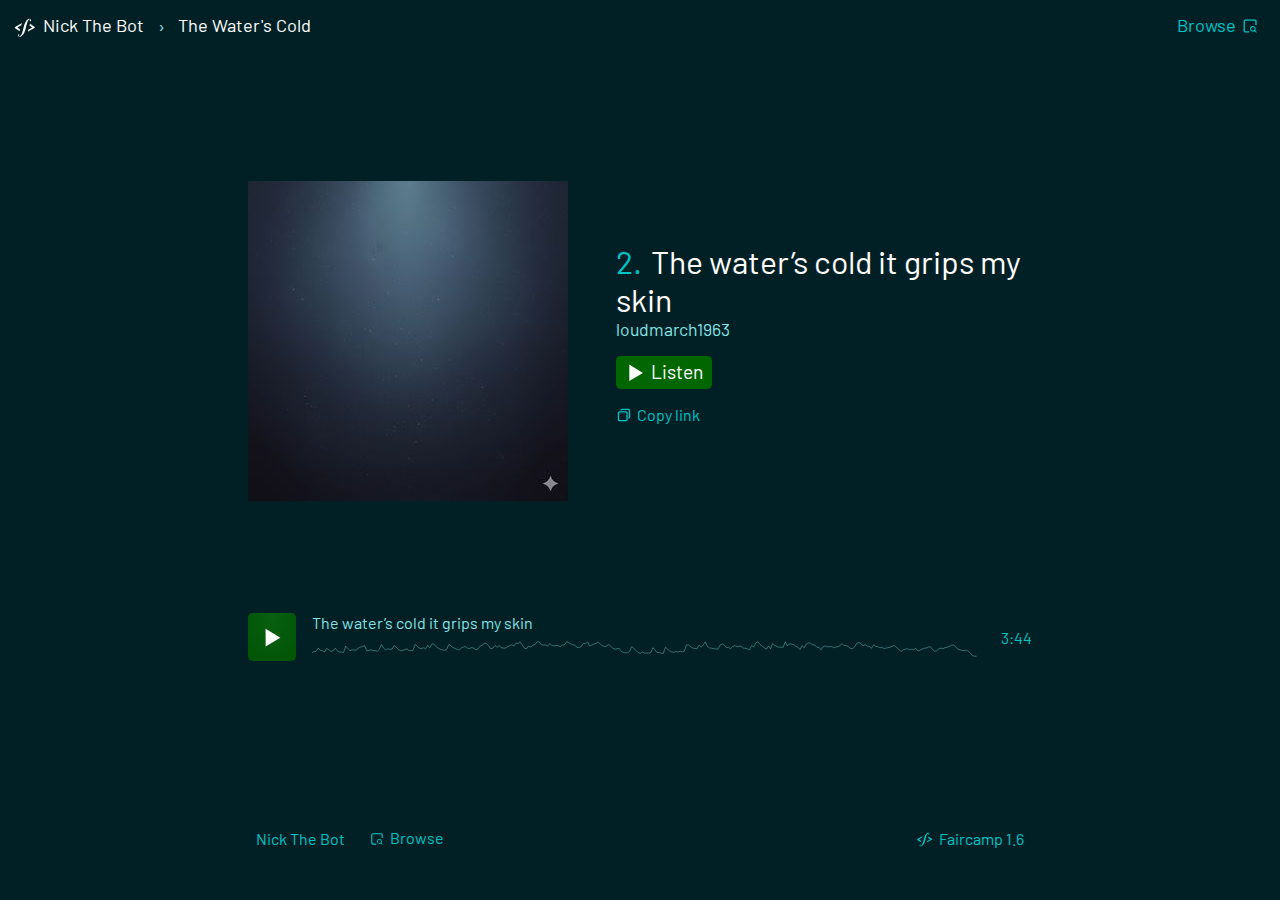
<file: the-waters-cold/2/index.html>
<!DOCTYPE html>
<html  lang="en">
    <head>
        <title>The water’s cold it grips my skin</title>
        <meta charset="utf-8">
        <meta name="description" content="The water’s cold it grips my skin">
        <meta name="generator" content="Faircamp 1.6.0 ()">
        <meta name="viewport" content="width=device-width, initial-scale=1">
        <link href="../../theme-r9DcqOPKQv0.css?ol_3nSG5odc" rel="stylesheet">
        <link href="../../site.css?xwWmIbFHB50" rel="stylesheet">
        <script defer src="../../browser.js?_UprDCkNEzw"></script>
        
                <link rel="alternate" type="application/atom+xml" title="Atom" href="../../feed.atom">
            

                <link rel="alternate" type="application/rss+xml" title="Generic RSS" href="../../feed.rss">
            
<script defer src="../../clipboard.js?BY84gqnw8Qc"></script>
<script defer src="../../player.js?R0nf2K7WdKI"></script>
<link href="../../favicon.svg?BNtJGwoocc0" rel="icon" type="image/svg+xml">
<link href="../../favicon_light.png?V3FshsFqwds" rel="icon" type="image/png" media="(prefers-color-scheme: light)">
<link href="../../favicon_dark.png?dx3G-dqDUTE" rel="icon" type="image/png"  media="(prefers-color-scheme: dark)">


    </head>
    <body>
        <script>document.body.classList.add('js_enabled');</script>
        <a class="skip_to_content" href="#content">Skip to main content</a>
        <div class="layout">
            <header>
                <div>
                    <a id="logo" href="../.././">
                        <svg  width="1em" height="1em" version="1.1" viewBox="0 0 64 64" xmlns="http://www.w3.org/2000/svg">
    <title>Faircamp</title>
    <path d="m39.881 40.829 1.2736-3.7326c0.16935-0.49631 0.51868-0.91106 0.97898-1.1623l7.6911-4.1982c0.41894-0.22868 0.44885-0.81906 0.05516-1.0889l-5.3773-3.6858c-0.40252-0.2759-0.58586-0.77665-0.45667-1.2472l0.83396-3.0375c0.10596-0.38594 0.5597-0.55363 0.89118-0.32937l10.551 7.1384c1.1285 0.76347 1.0472 2.4511-0.14947 3.1025l-15.839 8.6228c-0.2544 0.13848-0.54634-0.10768-0.4528-0.38181zm-21.56-0.71651-10.639-7.1649c-1.1304-0.76131-1.0532-2.4495 0.14204-3.1044l16.55-9.0683c0.24626-0.13493 0.52768 0.10884 0.42925 0.37183l-1.4747 3.9402c-0.18436 0.4926-0.53964 0.90254-1.001 1.155l-8.1479 4.459c-0.41817 0.22884-0.44672 0.81879-0.0526 1.0869l5.4751 3.7252c0.40291 0.27414 0.58616 0.77467 0.45549 1.2442l-0.84196 3.0251c-0.10758 0.38652-0.56213 0.55415-0.89491 0.33004zm25.654-30.594c-3.4629 0-10.138 2.0227-15.593 24.68-4.1 17.03-7.8557 18.965-9.919 19.007-1.1051 0.0226-1.7076-1.5696-1.1711-1.9798 0.37253-0.22641 1.1535-0.80303 1.1535-1.5516 0-0.85436-0.66165-1.3217-1.521-1.3017-0.88964 0.02072-1.7065 0.98255-1.7505 2.3158 0 1.7735 1.2416 3.7938 3.7009 3.7938 4.335 0 11.759-5.0498 15.399-20.158 2.0661-8.5762 5.2058-23.614 10.028-23.614 1.5974 0 1.5175 1.4328 1.0664 1.8125-0.45106 0.37973-0.95632 0.78658-0.99971 1.5338-0.04845 0.83454 0.55753 1.8182 1.4467 1.7975 1.2133-0.02825 2.1069-0.91548 2.1069-2.3008 0-2.2179-1.6252-4.034-3.9476-4.034z"/>
</svg>

                        <span>Nick The Bot</span>
                    </a>
                     <span>›</span> <a href="../">The Water's Cold</a>
                </div>
                <button class="browse">
                    Browse
                    <svg aria-hidden="true" width="1em" height="1em" version="1.1" viewBox="0 0 64 64" xmlns="http://www.w3.org/2000/svg">
    <path d="m15.521 8.9121c-3.5096 0-6.5566 2.7444-6.5566 6.2656v33.365c0 3.5212 3.0469 6.2676 6.5566 6.2676h12.959v-4.5625h-12.959c-1.2264 0-1.9922-0.81053-1.9922-1.7051v-33.365c0-0.89449 0.76579-1.7031 1.9922-1.7031h32.881c1.2263 0 1.9941 0.80858 1.9941 1.7031v13.174h4.5625v-13.174c0-3.5212-3.0469-6.2656-6.5566-6.2656h-32.881zm26.18 23.035v0.001953a9.7014 9.7014 0 0 0-9.7012 9.7012 9.7014 9.7014 0 0 0 9.7012 9.7012 9.7014 9.7014 0 0 0 5.4922-1.707l4.7168 4.7148c0.69133 0.69114 1.8128 0.69129 2.5039 0 0.69114-0.69132 0.69126-1.8127 0-2.5039l-4.7188-4.7148a9.7014 9.7014 0 0 0 1.707-5.4922 9.7014 9.7014 0 0 0-9.7012-9.7012zm0 3.5488a6.154 6.154 0 0 1 6.1543 6.1543 6.154 6.154 0 0 1-6.1543 6.1543 6.154 6.154 0 0 1-6.1543-6.1543 6.154 6.154 0 0 1 6.1543-6.1543z"/>
</svg>

                </button>
            </header>
            <main id="content">
                <div class="page">
    <div class="page_split">
        <div class="cover"><a class="image" href="../cover_480.jpg?65fJfq4rI5s" target="_blank">
    <img
        alt="The depths of the ocean"
        sizes="(min-width: 20rem) 20rem, calc(100vw - 2rem)"
        src="../cover_480.jpg?65fJfq4rI5s"
        srcset="../cover_160.jpg?65fJfq4rI5s 160w,../cover_320.jpg?65fJfq4rI5s 320w,../cover_480.jpg?65fJfq4rI5s 480w">
</a>

<dialog id="overlay">
    <form method="dialog">
        <button aria-label="Close"></button>
    </form>
    <img
        alt="The depths of the ocean"
        height="1024"
        loading="lazy"
        sizes="calc(100vmin - 4rem)"
        src="../cover_1024.jpg?65fJfq4rI5s"
        srcset="../cover_160.jpg?65fJfq4rI5s 160w,../cover_320.jpg?65fJfq4rI5s 320w,../cover_480.jpg?65fJfq4rI5s 480w,../cover_800.jpg?65fJfq4rI5s 800w,../cover_1024.jpg?65fJfq4rI5s 1024w"
        width="1024">
</dialog>
<script>
    const overlay = document.querySelector('dialog#overlay');
    const thumbnailButton = document.querySelector('a.image');

    overlay.addEventListener('click', () => {
        overlay.close();
    });

    thumbnailButton.addEventListener('click', event => {
        overlay.showModal();
        event.preventDefault();
    });
</script>

</div>
        <div class="abstract">
            <h1>
                <span class="number">2.</span>
                The water’s cold it grips my skin
                <!-- TODO: Unlisted badge -->
            </h1>
            <div class="release_artists">loudmarch1963</div>
            <div class="actions primary">
    <button class="emphasized listen">
    <span class="icon"><svg width="1em" height="1em" version="1.1" viewBox="0 0 64 64" xmlns="http://www.w3.org/2000/svg">
    <title>Play</title>
    <path d="m11.116 59.677 45.476-26.453-45.544-28.093z"/>
</svg>
</span>
    <span class="label">Listen</span>
</button>

</div>

            
            <div class="actions">
    <button data-content="https://troublesine.com/the-waters-cold/2/" data-copy>
    <span class="icon"><svg aria-hidden="true" width="1em" height="1em" version="1.1" viewBox="0 0 64 64" xmlns="http://www.w3.org/2000/svg">
    <path d="m24.18 7.1387c-3.8714 0-7.0703 3.197-7.0703 7.0684h5.1992c0-1.0814 0.78966-1.8711 1.8711-1.8711h25.439c1.0814 0 1.8711 0.78966 1.8711 1.8711v25.441c0 1.0814-0.78966 1.8691-1.8711 1.8691v5.1992c3.8714 0 7.0684-3.197 7.0684-7.0684v-25.441c0-3.8714-3.197-7.0684-7.0684-7.0684h-25.439zm-9.9434 10.131c-3.8714 0-7.0684 3.1989-7.0684 7.0703v25.439c0 3.8714 3.197 7.0684 7.0684 7.0684h25.441c3.8714 0 7.0684-3.197 7.0684-7.0684v-25.439c0-3.8714-3.197-7.0703-7.0684-7.0703h-25.441zm0 5.1992h25.441c1.0814 0 1.8711 0.78966 1.8711 1.8711v25.439c0 1.0814-0.78966 1.8711-1.8711 1.8711h-25.441c-1.0814 0-1.8711-0.78966-1.8711-1.8711v-25.439c0-1.0814 0.78966-1.8711 1.8711-1.8711z"/>
</svg>
</span>
    <span>Copy link</span>
</button>

</div>

        </div>
    </div>
</div>
<div class="page">
    <div class="page_center">
        <div class=" tracks" data-longest-duration="224.544" >
            <div class="track" data-duration="224.544">
    <button class="track_playback" tabindex="-1">
        <span class="icon">
            <svg width="1em" height="1em" version="1.1" viewBox="0 0 64 64" xmlns="http://www.w3.org/2000/svg">
    <title>Play</title>
    <path d="m11.116 59.677 45.476-26.453-45.544-28.093z"/>
</svg>

        </span>
        <img aria-hidden="true" src="../cover_160.jpg?65fJfq4rI5s">
    </button>
    <div>
        <div>
            <span class="title" href="2/">The water’s cold it grips my skin</span>
        </div>
        <div class="waveform">
    <svg data-peaks="PUWjaXTicVXjYSSQsjYcbZkoquYZcYZVezkbgefuoeYZcgaYZztjhlhwl21pjebadzuliebkoqiimjchtw/[base64]">
    <path class="seek"/>
    <path class="playback"/>
    <path class="base"/>
</svg>

    <input aria-label="Playback position" aria-valuetext="" autocomplete="off" max="224.544" min="0" step="any" type="range" value="0">
    <div class="decoration"></div>
</div>

        <audio controls preload="none">
            <source src="opus-96/9Jr-RSFlDdI/02%20loudmarch1963%20-%20The%20water%E2%80%99s%20cold%20it%20grips%20my%20skin.opus" type="audio/ogg; codecs=opus">
<source src="mp3-v5/Ym-fV5JDUXA/02%20loudmarch1963%20-%20The%20water%E2%80%99s%20cold%20it%20grips%20my%20skin.mp3" type="audio/mpeg">
        </audio>
    </div>
    </span>
    <div>
        <span class="time">3:44</span>
    </div>
</div>

        </div>
    </div>
</div>

<div class="docked_player">
    <div class="timeline">
        <input aria-label="Playback position" aria-valuetext="" autocomplete="off" max="" min="0" step="any" type="range" value="0">
        <div class="base"></div>
        <div class="progress" style="width: 0%;"></div>
    </div>
    <div class="elements">
        <button class="playback">
            <svg width="1em" height="1em" version="1.1" viewBox="0 0 64 64" xmlns="http://www.w3.org/2000/svg">
    <title>Play</title>
    <path d="m11.116 59.677 45.476-26.453-45.544-28.093z"/>
</svg>

        </button>
        
        <div class="volume">
    <button>
        <svg width="1em" height="1em" version="1.1" viewBox="0 0 64 64" xmlns="http://www.w3.org/2000/svg">
    <title></title>
    <path class="knob" d="m36.252 13.334v16.561h-8.4648v-16.549a19.159 19.159 0 0 0-14.945 18.654 19.159 19.159 0 0 0 19.158 19.158 19.159 19.159 0 0 0 19.158-19.158 19.159 19.159 0 0 0-14.906-18.666z"/>
    <path class="active_range"/>
    <path class="inactive_range"/>
    <path class="strike_out" d="m32 12.601c-4.9983 0-9.9971 1.9066-13.811 5.7201-7.6271 7.6272-7.6271 19.994 0 27.621 7.6272 7.6271 19.994 7.6271 27.621 0 7.6271-7.6272 7.6271-19.994 0-27.621-3.8136-3.8135-8.8124-5.7201-13.811-5.7201zm0 6.5897c2.0475 0.0115 4.0624 0.51347 5.876 1.4639l-17.227 17.227c-0.95039-1.8136-1.4524-3.8285-1.4639-5.876-4.19e-4 -7.0776 5.7372-12.815 12.815-12.815zm11.353 6.9445c0.94888 1.8121 1.4502 3.8249 1.462 5.8704 4.19e-4 7.0776-5.7372 12.815-12.815 12.815-2.0454-0.011821-4.0583-0.51312-5.8704-1.462zm-22.165 12.74 0.0056 0.0056-0.0019 0.0019z"/>
</svg>

    </button>
    <span class="slider">
        <input aria-label="Volume" aria-valuetext="" autocomplete="off" max="1" min="0" step="any" type="range" value="1">
        <svg width="3em" height=".75em" version="1.1" viewBox="0 0 600 150" xmlns="http://www.w3.org/2000/svg">
            <defs>
                <linearGradient id="gradient_level">
                    <stop offset="0.999"></stop>
                    <stop offset="1"></stop>
                </linearGradient>
                <linearGradient id="gradient_level_decrease">
                    <stop offset="0"></stop>
                    <stop offset="0.0001"></stop>
                </linearGradient>
                <linearGradient id="gradient_level_increase">
                    <stop offset="0"></stop>
                    <stop offset="0.0001"></stop>
                </linearGradient>
            </defs>
            <path class="base" d="M0,140H600V10Z"/>
            <path class="level_increase" d="M0,150H600V10Z" fill="url(#gradient_level_increase)"/>
            <path d="M0,150H600V10Z" fill="url(#gradient_level)"/>
            <path class="level_decrease" d="M0,150H600V10Z" fill="url(#gradient_level_decrease)"/>
        </svg>
    </span>
</div>

        <span class="track_info">
            <span class="title_wrapper"></span>
        </span>
        <span class="time">
            <span class="current"></span>
            <span>/</span>
            <span class="total"></span>
        </span>
    </div>
</div>
<div aria-label="" class="docked_player_status" role="status"></div>

            </main>
            <footer>
                <span>
                    <a href="../../">Nick The Bot</a>
                    <button class="browse"><svg aria-hidden="true" width="1em" height="1em" version="1.1" viewBox="0 0 64 64" xmlns="http://www.w3.org/2000/svg">
    <path d="m15.521 8.9121c-3.5096 0-6.5566 2.7444-6.5566 6.2656v33.365c0 3.5212 3.0469 6.2676 6.5566 6.2676h12.959v-4.5625h-12.959c-1.2264 0-1.9922-0.81053-1.9922-1.7051v-33.365c0-0.89449 0.76579-1.7031 1.9922-1.7031h32.881c1.2263 0 1.9941 0.80858 1.9941 1.7031v13.174h4.5625v-13.174c0-3.5212-3.0469-6.2656-6.5566-6.2656h-32.881zm26.18 23.035v0.001953a9.7014 9.7014 0 0 0-9.7012 9.7012 9.7014 9.7014 0 0 0 9.7012 9.7012 9.7014 9.7014 0 0 0 5.4922-1.707l4.7168 4.7148c0.69133 0.69114 1.8128 0.69129 2.5039 0 0.69114-0.69132 0.69126-1.8127 0-2.5039l-4.7188-4.7148a9.7014 9.7014 0 0 0 1.707-5.4922 9.7014 9.7014 0 0 0-9.7012-9.7012zm0 3.5488a6.154 6.154 0 0 1 6.1543 6.1543 6.154 6.154 0 0 1-6.1543 6.1543 6.154 6.154 0 0 1-6.1543-6.1543 6.154 6.154 0 0 1 6.1543-6.1543z"/>
</svg>
 Browse</button>
                </span>
                <a class="faircamp_signature" href="https://simonrepp.com/faircamp/" target="_blank">
    <svg aria-hidden="true" width="1em" height="1em" version="1.1" viewBox="0 0 64 64" xmlns="http://www.w3.org/2000/svg">
    
    <path d="m39.881 40.829 1.2736-3.7326c0.16935-0.49631 0.51868-0.91106 0.97898-1.1623l7.6911-4.1982c0.41894-0.22868 0.44885-0.81906 0.05516-1.0889l-5.3773-3.6858c-0.40252-0.2759-0.58586-0.77665-0.45667-1.2472l0.83396-3.0375c0.10596-0.38594 0.5597-0.55363 0.89118-0.32937l10.551 7.1384c1.1285 0.76347 1.0472 2.4511-0.14947 3.1025l-15.839 8.6228c-0.2544 0.13848-0.54634-0.10768-0.4528-0.38181zm-21.56-0.71651-10.639-7.1649c-1.1304-0.76131-1.0532-2.4495 0.14204-3.1044l16.55-9.0683c0.24626-0.13493 0.52768 0.10884 0.42925 0.37183l-1.4747 3.9402c-0.18436 0.4926-0.53964 0.90254-1.001 1.155l-8.1479 4.459c-0.41817 0.22884-0.44672 0.81879-0.0526 1.0869l5.4751 3.7252c0.40291 0.27414 0.58616 0.77467 0.45549 1.2442l-0.84196 3.0251c-0.10758 0.38652-0.56213 0.55415-0.89491 0.33004zm25.654-30.594c-3.4629 0-10.138 2.0227-15.593 24.68-4.1 17.03-7.8557 18.965-9.919 19.007-1.1051 0.0226-1.7076-1.5696-1.1711-1.9798 0.37253-0.22641 1.1535-0.80303 1.1535-1.5516 0-0.85436-0.66165-1.3217-1.521-1.3017-0.88964 0.02072-1.7065 0.98255-1.7505 2.3158 0 1.7735 1.2416 3.7938 3.7009 3.7938 4.335 0 11.759-5.0498 15.399-20.158 2.0661-8.5762 5.2058-23.614 10.028-23.614 1.5974 0 1.5175 1.4328 1.0664 1.8125-0.45106 0.37973-0.95632 0.78658-0.99971 1.5338-0.04845 0.83454 0.55753 1.8182 1.4467 1.7975 1.2133-0.02825 2.1069-0.91548 2.1069-2.3008 0-2.2179-1.6252-4.034-3.9476-4.034z"/>
</svg>

    <span>Faircamp 1.6</span>
</a>

            </footer>
        </div>
        <div id="browser" data-root-prefix="../../">
            <div>
                <input autocomplete="off" placeholder="Search" type="search">
                <div role="status"></div>
                <div id="results"></div>
            </div>
            <button>
                <svg width="1em" height="1em" version="1.1" viewBox="0 0 64 64" xmlns="http://www.w3.org/2000/svg">
    <title>Close</title>
    <path d="m16.25 9.1797-7.0703 7.0703 15.75 15.75-15.75 15.75 7.0703 7.0703 15.75-15.75 15.75 15.75 7.0703-7.0703-15.75-15.75 15.75-15.75-7.0703-7.0703-15.75 15.75z"/>
</svg>

            </button>
        </div>
        
        <aside class="js_notice">JavaScript is disabled – Some features are not available</aside>
        
                <template id="copy_icon">
                    <svg aria-hidden="true" width="1em" height="1em" version="1.1" viewBox="0 0 64 64" xmlns="http://www.w3.org/2000/svg">
    <path d="m24.18 7.1387c-3.8714 0-7.0703 3.197-7.0703 7.0684h5.1992c0-1.0814 0.78966-1.8711 1.8711-1.8711h25.439c1.0814 0 1.8711 0.78966 1.8711 1.8711v25.441c0 1.0814-0.78966 1.8691-1.8711 1.8691v5.1992c3.8714 0 7.0684-3.197 7.0684-7.0684v-25.441c0-3.8714-3.197-7.0684-7.0684-7.0684h-25.439zm-9.9434 10.131c-3.8714 0-7.0684 3.1989-7.0684 7.0703v25.439c0 3.8714 3.197 7.0684 7.0684 7.0684h25.441c3.8714 0 7.0684-3.197 7.0684-7.0684v-25.439c0-3.8714-3.197-7.0703-7.0684-7.0703h-25.441zm0 5.1992h25.441c1.0814 0 1.8711 0.78966 1.8711 1.8711v25.439c0 1.0814-0.78966 1.8711-1.8711 1.8711h-25.441c-1.0814 0-1.8711-0.78966-1.8711-1.8711v-25.439c0-1.0814 0.78966-1.8711 1.8711-1.8711z"/>
</svg>

                </template>
                <template id="failed_icon">
                    <svg width="1em" height="1em" version="1.1" viewBox="0 0 64 64" xmlns="http://www.w3.org/2000/svg">
    <title>Failed</title>
    <path d="m16.25 9.1797-7.0703 7.0703 15.75 15.75-15.75 15.75 7.0703 7.0703 15.75-15.75 15.75 15.75 7.0703-7.0703-15.75-15.75 15.75-15.75-7.0703-7.0703-15.75 15.75z"/>
</svg>

                </template>
                <template id="success_icon">
                    <svg width="1em" height="1em" version="1.1" viewBox="0 0 64 64" xmlns="http://www.w3.org/2000/svg">
    <title>Copied</title>
    <path d="m53.857 9.1797-31.5 31.5-12.215-12.215-7.0703 7.0703 19.285 19.285 38.57-38.57z"/>
</svg>

                </template>
            <template id="pause_icon">
    <svg width="1em" height="1em" version="1.1" viewBox="0 0 64 64" xmlns="http://www.w3.org/2000/svg">
    <title>Pause</title>
    <path d="m36.915 56.995v-49.985h15.592v49.985zm-25.421 0v-49.985h15.592v49.985z"/>
</svg>

</template>
<template id="play_icon">
    <svg width="1em" height="1em" version="1.1" viewBox="0 0 64 64" xmlns="http://www.w3.org/2000/svg">
    <title>Play</title>
    <path d="m11.116 59.677 45.476-26.453-45.544-28.093z"/>
</svg>

</template>
<template id="loading_icon">
    <svg width="1em" height="1em" version="1.1" viewBox="0 0 64 64" xmlns="http://www.w3.org/2000/svg">
    <title>Loading</title>
    <path class="loading_left" d="m11.494 56.995v-49.985h15.592v49.985z"/>
    <path class="loading_right" d="m36.915 56.995v-49.985h15.592v49.985z"/>
</svg>

</template>

    </body>
</html>
</file>
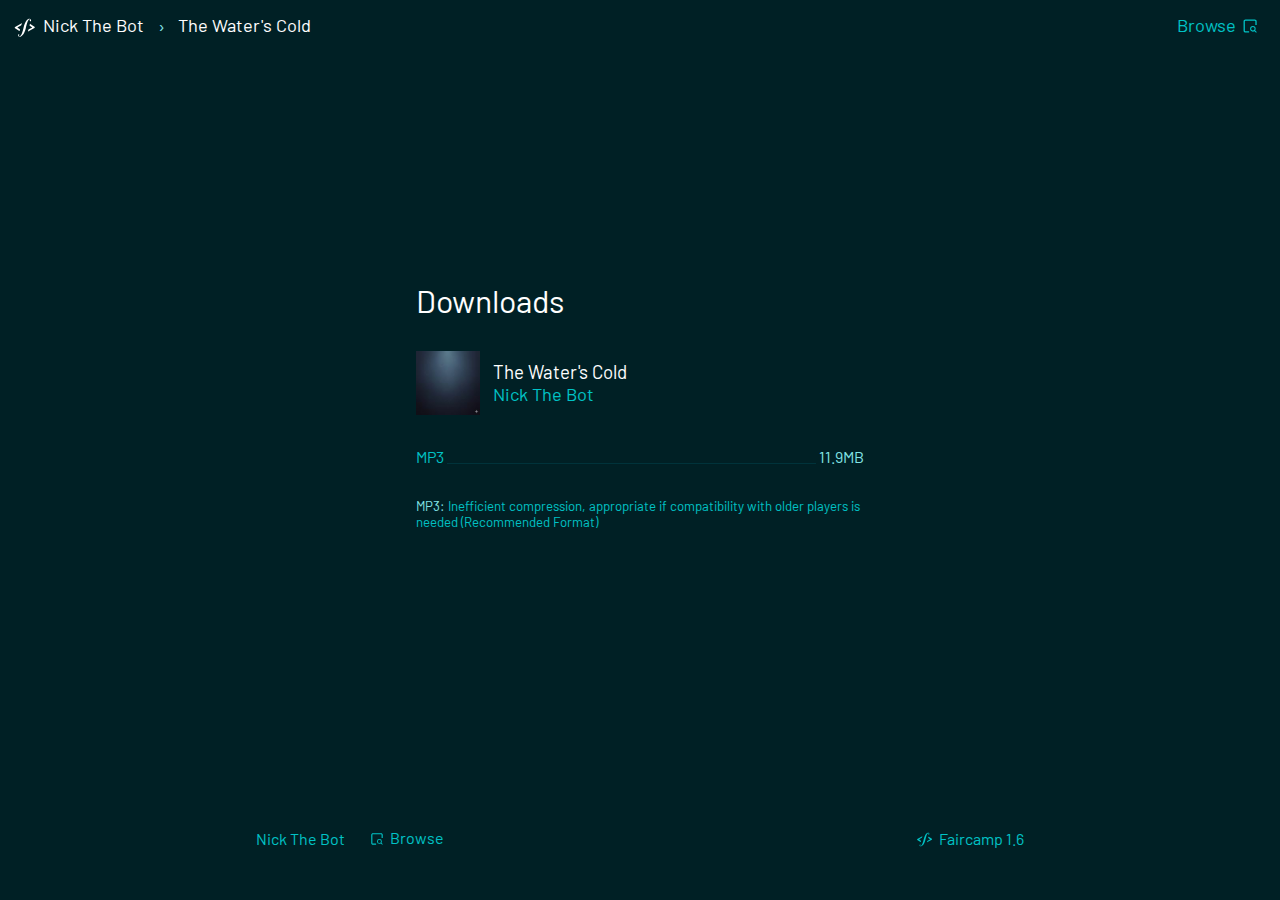
<file: the-waters-cold/downloads/oD5QFXHiecs/index.html>
<!DOCTYPE html>
<html  lang="en">
    <head>
        <title>Downloads – The Water's Cold</title>
        <meta charset="utf-8">
        <meta name="description" content="Downloads – The Water&#39;s Cold">
        <meta name="generator" content="Faircamp 1.6.0 ()">
        <meta name="viewport" content="width=device-width, initial-scale=1">
        <link href="../../../theme-r9DcqOPKQv0.css?ol_3nSG5odc" rel="stylesheet">
        <link href="../../../site.css?xwWmIbFHB50" rel="stylesheet">
        <script defer src="../../../browser.js?_UprDCkNEzw"></script>
        
                <link rel="alternate" type="application/atom+xml" title="Atom" href="../../../feed.atom">
            

                <link rel="alternate" type="application/rss+xml" title="Generic RSS" href="../../../feed.rss">
            
<meta name="robots" content="noindex, nofollow">
<link href="../../../favicon.svg?BNtJGwoocc0" rel="icon" type="image/svg+xml">
<link href="../../../favicon_light.png?V3FshsFqwds" rel="icon" type="image/png" media="(prefers-color-scheme: light)">
<link href="../../../favicon_dark.png?dx3G-dqDUTE" rel="icon" type="image/png"  media="(prefers-color-scheme: dark)">


    </head>
    <body>
        <script>document.body.classList.add('js_enabled');</script>
        <a class="skip_to_content" href="#content">Skip to main content</a>
        <div class="layout">
            <header>
                <div>
                    <a id="logo" href="../../.././">
                        <svg  width="1em" height="1em" version="1.1" viewBox="0 0 64 64" xmlns="http://www.w3.org/2000/svg">
    <title>Faircamp</title>
    <path d="m39.881 40.829 1.2736-3.7326c0.16935-0.49631 0.51868-0.91106 0.97898-1.1623l7.6911-4.1982c0.41894-0.22868 0.44885-0.81906 0.05516-1.0889l-5.3773-3.6858c-0.40252-0.2759-0.58586-0.77665-0.45667-1.2472l0.83396-3.0375c0.10596-0.38594 0.5597-0.55363 0.89118-0.32937l10.551 7.1384c1.1285 0.76347 1.0472 2.4511-0.14947 3.1025l-15.839 8.6228c-0.2544 0.13848-0.54634-0.10768-0.4528-0.38181zm-21.56-0.71651-10.639-7.1649c-1.1304-0.76131-1.0532-2.4495 0.14204-3.1044l16.55-9.0683c0.24626-0.13493 0.52768 0.10884 0.42925 0.37183l-1.4747 3.9402c-0.18436 0.4926-0.53964 0.90254-1.001 1.155l-8.1479 4.459c-0.41817 0.22884-0.44672 0.81879-0.0526 1.0869l5.4751 3.7252c0.40291 0.27414 0.58616 0.77467 0.45549 1.2442l-0.84196 3.0251c-0.10758 0.38652-0.56213 0.55415-0.89491 0.33004zm25.654-30.594c-3.4629 0-10.138 2.0227-15.593 24.68-4.1 17.03-7.8557 18.965-9.919 19.007-1.1051 0.0226-1.7076-1.5696-1.1711-1.9798 0.37253-0.22641 1.1535-0.80303 1.1535-1.5516 0-0.85436-0.66165-1.3217-1.521-1.3017-0.88964 0.02072-1.7065 0.98255-1.7505 2.3158 0 1.7735 1.2416 3.7938 3.7009 3.7938 4.335 0 11.759-5.0498 15.399-20.158 2.0661-8.5762 5.2058-23.614 10.028-23.614 1.5974 0 1.5175 1.4328 1.0664 1.8125-0.45106 0.37973-0.95632 0.78658-0.99971 1.5338-0.04845 0.83454 0.55753 1.8182 1.4467 1.7975 1.2133-0.02825 2.1069-0.91548 2.1069-2.3008 0-2.2179-1.6252-4.034-3.9476-4.034z"/>
</svg>

                        <span>Nick The Bot</span>
                    </a>
                     <span>›</span> <a href="../../">The Water's Cold</a>
                </div>
                <button class="browse">
                    Browse
                    <svg aria-hidden="true" width="1em" height="1em" version="1.1" viewBox="0 0 64 64" xmlns="http://www.w3.org/2000/svg">
    <path d="m15.521 8.9121c-3.5096 0-6.5566 2.7444-6.5566 6.2656v33.365c0 3.5212 3.0469 6.2676 6.5566 6.2676h12.959v-4.5625h-12.959c-1.2264 0-1.9922-0.81053-1.9922-1.7051v-33.365c0-0.89449 0.76579-1.7031 1.9922-1.7031h32.881c1.2263 0 1.9941 0.80858 1.9941 1.7031v13.174h4.5625v-13.174c0-3.5212-3.0469-6.2656-6.5566-6.2656h-32.881zm26.18 23.035v0.001953a9.7014 9.7014 0 0 0-9.7012 9.7012 9.7014 9.7014 0 0 0 9.7012 9.7012 9.7014 9.7014 0 0 0 5.4922-1.707l4.7168 4.7148c0.69133 0.69114 1.8128 0.69129 2.5039 0 0.69114-0.69132 0.69126-1.8127 0-2.5039l-4.7188-4.7148a9.7014 9.7014 0 0 0 1.707-5.4922 9.7014 9.7014 0 0 0-9.7012-9.7012zm0 3.5488a6.154 6.154 0 0 1 6.1543 6.1543 6.154 6.154 0 0 1-6.1543 6.1543 6.154 6.154 0 0 1-6.1543-6.1543 6.154 6.154 0 0 1 6.1543-6.1543z"/>
</svg>

                </button>
            </header>
            <main id="content">
                <div class="page">
    <div class="page_center">
        <div style="max-width: 28rem;">
            <h1>Downloads</h1>

            
        <div class="release_compact">
            <a aria-hidden="true" href="../../" tabindex="-1">
    <img loading="lazy" src="../../cover_160.jpg?65fJfq4rI5s">
</a>

            <div>
                <div style="font-size: 1.17rem;">
                    <a href="../../">
                        The Water's Cold
                    </a>
                </div>
                <div class="artists" style="font-size: 1.14rem;">
                    <a href="../../.././">Nick The Bot</a>
                </div>
            </div>
        </div>
    
            <div class="download_formats" style="margin-bottom: 1rem;">
    <div class="download_entry">
    <a download href="../../mp3-v0/qKR1ObTZjp4/Nick%20The%20Bot%20-%20The%20Water%27s%20Cold.zip">
        MP3
    </a>
    <span class="download_underline"></span>
    <span>11.9MB</span>
</div>

</div>

            

            <div class="download_hints" id="hints">
                <div>
    MP3: <span>Inefficient compression, appropriate if compatibility with older players is needed (Recommended Format)</span>
</div>

            </div>
        </div>
    </div>
</div>

            </main>
            <footer>
                <span>
                    <a href="../../../">Nick The Bot</a>
                    <button class="browse"><svg aria-hidden="true" width="1em" height="1em" version="1.1" viewBox="0 0 64 64" xmlns="http://www.w3.org/2000/svg">
    <path d="m15.521 8.9121c-3.5096 0-6.5566 2.7444-6.5566 6.2656v33.365c0 3.5212 3.0469 6.2676 6.5566 6.2676h12.959v-4.5625h-12.959c-1.2264 0-1.9922-0.81053-1.9922-1.7051v-33.365c0-0.89449 0.76579-1.7031 1.9922-1.7031h32.881c1.2263 0 1.9941 0.80858 1.9941 1.7031v13.174h4.5625v-13.174c0-3.5212-3.0469-6.2656-6.5566-6.2656h-32.881zm26.18 23.035v0.001953a9.7014 9.7014 0 0 0-9.7012 9.7012 9.7014 9.7014 0 0 0 9.7012 9.7012 9.7014 9.7014 0 0 0 5.4922-1.707l4.7168 4.7148c0.69133 0.69114 1.8128 0.69129 2.5039 0 0.69114-0.69132 0.69126-1.8127 0-2.5039l-4.7188-4.7148a9.7014 9.7014 0 0 0 1.707-5.4922 9.7014 9.7014 0 0 0-9.7012-9.7012zm0 3.5488a6.154 6.154 0 0 1 6.1543 6.1543 6.154 6.154 0 0 1-6.1543 6.1543 6.154 6.154 0 0 1-6.1543-6.1543 6.154 6.154 0 0 1 6.1543-6.1543z"/>
</svg>
 Browse</button>
                </span>
                <a class="faircamp_signature" href="https://simonrepp.com/faircamp/" target="_blank">
    <svg aria-hidden="true" width="1em" height="1em" version="1.1" viewBox="0 0 64 64" xmlns="http://www.w3.org/2000/svg">
    
    <path d="m39.881 40.829 1.2736-3.7326c0.16935-0.49631 0.51868-0.91106 0.97898-1.1623l7.6911-4.1982c0.41894-0.22868 0.44885-0.81906 0.05516-1.0889l-5.3773-3.6858c-0.40252-0.2759-0.58586-0.77665-0.45667-1.2472l0.83396-3.0375c0.10596-0.38594 0.5597-0.55363 0.89118-0.32937l10.551 7.1384c1.1285 0.76347 1.0472 2.4511-0.14947 3.1025l-15.839 8.6228c-0.2544 0.13848-0.54634-0.10768-0.4528-0.38181zm-21.56-0.71651-10.639-7.1649c-1.1304-0.76131-1.0532-2.4495 0.14204-3.1044l16.55-9.0683c0.24626-0.13493 0.52768 0.10884 0.42925 0.37183l-1.4747 3.9402c-0.18436 0.4926-0.53964 0.90254-1.001 1.155l-8.1479 4.459c-0.41817 0.22884-0.44672 0.81879-0.0526 1.0869l5.4751 3.7252c0.40291 0.27414 0.58616 0.77467 0.45549 1.2442l-0.84196 3.0251c-0.10758 0.38652-0.56213 0.55415-0.89491 0.33004zm25.654-30.594c-3.4629 0-10.138 2.0227-15.593 24.68-4.1 17.03-7.8557 18.965-9.919 19.007-1.1051 0.0226-1.7076-1.5696-1.1711-1.9798 0.37253-0.22641 1.1535-0.80303 1.1535-1.5516 0-0.85436-0.66165-1.3217-1.521-1.3017-0.88964 0.02072-1.7065 0.98255-1.7505 2.3158 0 1.7735 1.2416 3.7938 3.7009 3.7938 4.335 0 11.759-5.0498 15.399-20.158 2.0661-8.5762 5.2058-23.614 10.028-23.614 1.5974 0 1.5175 1.4328 1.0664 1.8125-0.45106 0.37973-0.95632 0.78658-0.99971 1.5338-0.04845 0.83454 0.55753 1.8182 1.4467 1.7975 1.2133-0.02825 2.1069-0.91548 2.1069-2.3008 0-2.2179-1.6252-4.034-3.9476-4.034z"/>
</svg>

    <span>Faircamp 1.6</span>
</a>

            </footer>
        </div>
        <div id="browser" data-root-prefix="../../../">
            <div>
                <input autocomplete="off" placeholder="Search" type="search">
                <div role="status"></div>
                <div id="results"></div>
            </div>
            <button>
                <svg width="1em" height="1em" version="1.1" viewBox="0 0 64 64" xmlns="http://www.w3.org/2000/svg">
    <title>Close</title>
    <path d="m16.25 9.1797-7.0703 7.0703 15.75 15.75-15.75 15.75 7.0703 7.0703 15.75-15.75 15.75 15.75 7.0703-7.0703-15.75-15.75 15.75-15.75-7.0703-7.0703-15.75 15.75z"/>
</svg>

            </button>
        </div>
        
        <aside class="js_notice">JavaScript is disabled – Some features are not available</aside>
        
    </body>
</html>
</file>
<file: theme-r9DcqOPKQv0.css>
:root {
    --cover-border-radius: 0;
    --ul-list-style-type: square;
}
:root {
    
    --bg-1: hsl(0 0% 90%);
    --bg-1-90: hsl(0 0% 90% / 90%);
    --bg-1-overlay: hsl(0 0% 90% / 80%);
    --bg-2: hsl(0 0% 76.83%);
    --bg-2-overlay: hsl(0 0% 76.83% / 80%);
    --bg-3: hsl(0 0% 62.06%);
    --bg-acc: hsl(0 0% 31.69%);
    --bg-acc-overlay: hsl(0 0% 31.69% / 80%);
    --bg-mg: hsl(0 0% 52%);
    --fg-1: hsl(0 0% 0%);
    --fg-1-focus: var(--fg-3);
    --fg-1-veil: hsl(0 0% 0% / var(--veil-a));
    --fg-2: hsl(0 0% 8.6%);
    --fg-3: hsl(0 0% 28.06%);
    --fg-3-focus: var(--bg-mg);
    --fg-acc: hsl(0 0% 100%);
    --fg-mg: hsl(0 0% 28%);
    --mg: hsl(0 0% 38.86%);
    --mg-acc: hsl(0 0% 31.69%);
    --mg-acc-overlay: hsl(0 0% 31.69% / 80%);
}

@supports (color: oklch(0% 0% 0)) {
    :root {
    
    --bg-1: oklch(18.9728% 30.314325% 196);
    --bg-1-90: oklch(18.9728% 30.314325% 196 / 90%);
    --bg-1-overlay: oklch(18.9728% 30.314325% 196 / 80%);
    --bg-2: oklch(25.4672% 38.740074% 196);
    --bg-2-overlay: oklch(25.4672% 38.740074% 196 / 80%);
    --bg-3: oklch(32% 45.593708% 196);
    --bg-acc: oklch(42.4% 48% 146);
    --bg-acc-overlay: oklch(42.4% 48% 146 / 80%);
    --bg-mg: oklch(41% 51.85586% 196);
    --fg-1: oklch(100% 0% 196);
    --fg-1-focus: var(--fg-3);
    --fg-1-veil: oklch(100% 0% 0 / 2.48%);
    --fg-2: oklch(86% 22.99208% 196);
    --fg-3: oklch(72% 41.607716% 196);
    --fg-3-focus: var(--fg-1);
    --fg-acc: oklch(100% 0% 0);
    --fg-mg: oklch(61% 50.807564% 196);
    --mg: oklch(50% 54% 196);
    --mg-acc: oklch(55.8% 48% 146);
    --mg-acc-overlay: oklch(55.8% 48% 146 / 80%);
}

}
@font-face {
    font-display: fallback;
    font-family: 'Barlow';
    font-style: normal;
    font-weight: 400;
    src: local('Barlow'), url('barlow-v12-latin-regular.woff2') format('woff2');
}
body, button, input { font-family: 'Barlow', -apple-system, BlinkMacSystemFont, "Segoe UI", Roboto, Oxygen-Sans, Ubuntu, Cantarell, "Helvetica Neue", sans-serif; }
</file>
<file: site.css>
:root { --page-margin-h: 1rem; }
a, button { cursor: pointer; }
a,
button.link {
    color: var(--fg-1);
    text-decoration: none;
}
a.scroll_target {
    display: block;
    height: 0;
}
a:hover,
button.link:hover {
    color: var(--fg-1-focus);
}
a * { pointer-events: none; }
.abstract .number {
    color: var(--fg-3);
    margin-inline-end: .2rem;
}
.abstract .release_artists a,
.release_info .release_artists a {
    text-decoration: underline;
    text-decoration-color: var(--bg-3);
    text-underline-offset: .3rem;
}
.actions {
    align-items: flex-start;
    display:flex;
    flex-wrap: wrap;
    column-gap: .75rem;
    margin-bottom: 1rem;
    margin-top: 1rem;
    row-gap: .5rem;
}
.actions.primary { gap: .5rem; }
.actions:not(.primary) a,
.actions:not(.primary) button {
    color: var(--fg-3);
}
.actions:not(.primary) a:focus-visible,
.actions:not(.primary) a:hover,
.actions:not(.primary) button:focus-visible,
.actions:not(.primary) button:hover {
    color: var(--fg-3-focus);
}
.actions:not(.primary) button { padding: 0; }
.actions.primary a,
.actions.primary button,
a.button,
button.button,
form button {
    background: var(--bg-2);
    border-radius: .3rem;
    color: var(--fg-1);
    padding: .2em .5em .3em .5em;
    text-align: center;
}
.actions.primary a:focus-visible,
.actions.primary a:hover,
.actions.primary button:focus-visible,
.actions.primary button:hover,
a.button:focus-visible,
a.button:hover,
button.button:focus-visible,
button.button:hover,
form button:focus-visible,
form button:hover {
    background: var(--bg-3);
    color: var(--fg-1);
}
.actions svg {
    display: inline-block;
    margin-inline-end: .1em;
    position: relative;
    top: .15em;
}
.actions.primary { font-size: 1.05rem; }
.actions.primary > .more { padding: .2em .35em .3em .35em; }
.actions.primary > .emphasized {
    background: var(--bg-acc);
    color: var(--fg-acc);
}
.actions.primary > .emphasized:hover {
    background: var(--fg-2);
    color: var(--fg-acc);
}
.artist {
    align-items: center;
    display: flex;
    gap: 1rem;
    justify-content: flex-end;
}
.artist:not(:first-child) { margin-top: 1rem; }
.artist > :first-child { font-size: 1.2rem; }
.artist > :not(:first-child) {
    aspect-ratio: 1;
    width: 4rem;
}
.artists { color: var(--fg-3); }
.artists a { color: var(--fg-3); }
.artists a:hover { color: var(--fg-3-focus); }
audio {
    border: 1px solid var(--bg-3);
    border-radius: .5rem;
    margin-top: .5rem;
    width: 100%;
}
body {
    background-color: var(--bg-1);
    color: var(--fg-2);
    margin: 0;
    min-height: 100vh;
}
body.player_active footer { margin-bottom: 7rem; }
body:not(.player_active) .docked_player { display: none; }
#browser {
    -webkit-backdrop-filter: blur(3px) brightness(60%);
    backdrop-filter: blur(3px) brightness(60%);
    background: var(--bg-1-90);
    bottom: 0;
    display: flex;
    justify-content: center;
    left: 0;
    position: fixed;
    right: 0;
    top: 0;
    z-index: 10;
}
#browser:not(.active) { display: none; }
#browser > div {
    margin-top: 18vh;
    width: min(24rem, calc(100vw - 2rem));
}
#browser button {
    align-items: center;
    display: flex;
    position: fixed;
    right: .8rem;
    top: .9rem;
}
#browser input {
    background: transparent;
    border: none;
    border-bottom: 1px solid var(--bg-3);
    border-radius: 0;
    color: var(--fg-2);
    font-size: 1.2rem;
    margin-bottom: 2rem;
    padding: .3rem 0;
    width: 100%;
}
#browser input:focus-visible { outline: none; }
#browser .number {
    color: var(--fg-3);
    padding-inline-end: .4rem;
}
#browser #results {
    display: flex;
    flex-direction: column;
    max-height: 60vh;
    overflow-y: auto;
    row-gap: .8rem;
}
#browser #results > div {
    align-items: center;
    column-gap: .6rem;
    display: flex;
}
#browser #results > div > :first-child { flex-shrink: 0; }
#browser #results img,
#browser #results .placeholder {
    border-radius: calc(var(--cover-border-radius) * 0.2);
    height: 4rem;
    width: 4rem;
}
#browser #results img.crop { object-fit: cover; }
#browser #results .placeholder {
    background: var(--bg-2);
    display: inline-block;
}
#browser [role="status"] {
    color: var(--fg-3);
    font-size: 1.2rem;
}
button {
    background: none;
    border: none;
    color: var(--fg-1);
}
button, input { font-size: 1em; }
button,
input[type="number"],
input[type="text"],
.button {
    border-radius: .3rem;
    padding: .2em .5em .3em .5em;
}
button.link {
    background: none;
    padding: 0;
}
.cover { display: block; }
.cover img,
.image img {
    border-radius: var(--cover-border-radius);
}
.cover_listing {
    display: block;
    margin-bottom: .5rem;
}
.divider {
    color: var(--bg-3);
    display: flex;
}
.divider > span { border-bottom: 1px solid; }
.divider > span:first-child,
.divider > span:last-child {
    width: .5rem;
}
.divider > span:nth-child(2) {
    opacity: .2;
    flex-grow: 1;
}
.docked_player {
    bottom: 0;
    direction: ltr;
    left: 0;
    position: fixed;
    right: 0;
    z-index: 1;
}
.docked_player .artists {
    font-size: .9rem;
    margin-bottom: .2rem;
}
.docked_player button {
    color: var(--fg-1);
    padding: .8em .6em;
}
.docked_player button:focus-visible,
.docked_player button:hover {
    color: var(--fg-2);
}
.docked_player button[disabled] { color: var(--bg-3); }
.docked_player .elements {
    align-items: center;
    -webkit-backdrop-filter: blur(3px) brightness(60%);
    backdrop-filter: blur(3px) brightness(60%);
    background: var(--bg-1-overlay);
    display: flex;
    padding-bottom: env(safe-area-inset-bottom, 0);
}
.docked_player .number { margin-inline-end: .5rem; }
.docked_player .playback { margin-inline-start: .4rem; }
.docked_player .time {
    font-size: 1.1rem;
    font-variant: tabular-nums;
    margin-inline-start: .2rem;
}
.docked_player .time,
.docked_player .track_info {
    position: relative;
    bottom: .05em;
}
.docked_player .timeline {
    cursor: pointer;
    height: .8rem;
    margin-bottom: -.3rem;
    position: relative;
}
.docked_player .timeline .base,
.docked_player .timeline .progress {
    bottom: .3rem;
    height: .2rem;
    position: absolute;
}
.docked_player .timeline .base {
    background: var(--bg-2);
    width: 100%;
}
.docked_player .timeline .progress { background: var(--mg-acc); }
.docked_player .timeline:hover > div { height: .35rem; }
.docked_player .timeline.focus:not(.focus_from_click) > div {
    bottom: .15rem;
    height: .5rem;
}
.docked_player .timeline.focus:not(.focus_from_click) .progress { background: var(--fg-1); }
.docked_player .timeline input {
    height: 100%;
    left: 0;
    margin: 0;
    opacity: 0;
    pointer-events: none;
    position: absolute;
    top: 0;
    width: 100%;
    z-index: 1;
}
.docked_player .title_wrapper {
    display: inline-flex;
    flex-direction: column;
}
.docked_player .track_info {
    align-items: center;
    display: flex;
    margin-inline: .2em .6em;
    overflow: hidden;
    text-overflow: ellipsis;
    white-space: nowrap;
}
.docked_player.tall .elements { height: 3.8rem; }
.docked_player.tall .number { margin-inline-end: .8rem; }
.docked_player.tall .timeline .base,
.docked_player.tall .timeline .progress {
    height: .2rem;
}
.docked_player.tall .title_wrapper { margin-inline-end: .9rem; }
.download_code { margin-inline-end: .3rem; }
.download_entry { display: flex; }
.download_entry a { color: var(--fg-3); }
.download_entry a:hover { color: var(--fg-3-focus); }
.download_formats {
    display: flex;
    flex-direction: column;
    row-gap: .1rem;
}
.download_group {
    margin-bottom: .6rem;
    margin-top: 1.8rem;
}
.download_group > span {
    color: var(--fg-3);
    margin-inline-end: .1rem
}
.download_hints {
    display: flex;
    flex-direction: column;
    font-size: .83rem;
    margin: 2rem 0;
    row-gap: .8rem;
}
.download_hints span { color: var(--fg-3); }
.download_options div { margin-bottom: .5rem; }
.download_underline {
    border-bottom: 1px solid var(--bg-2);
    bottom: .1rem;
    flex-grow: 1;
    margin: 0 .2rem;
    position: relative;
}
.embed_code { white-space: pre-wrap; }
.embed_code_wrapper {
    background-color: var(--fg-1-veil);
    border-radius: .3rem;
    margin-top: 1rem;
    padding: 1rem;
}
.embed_split {
    align-items: center;
    column-gap: .3rem;
    display: flex;
    justify-content: space-between;
}
.embed_split svg {
    display: inline-block;
    height: 1rem;
    position: relative;
    top: .2rem;
    width: 1rem;
}
.embed_syntax_special { color: var(--mg); }
.embed_syntax_value { color: var(--fg-3); }
footer {
    gap: 1rem;
    display: flex;
    justify-content: space-between;
    margin: 3rem auto;
    text-align: center;
    width: min(48rem, calc(100vw - 2 * var(--page-margin-h)));
}
footer a { color: var(--fg-3); }
footer a:hover,
footer .browse:hover {
    color: var(--fg-3-focus);
}
footer .browse {
    align-items: center;
    color: var(--fg-3);
    column-gap: .3rem;
    display: flex;
}
footer > span {
    align-items: center;
    column-gap: 1rem;
    display: flex;
}
footer a[title] svg {
    font-size: .8rem;
    position: relative;
    top: .05rem;
}
footer .faircamp_signature {
    align-items: center;
    column-gap: .3em;
    display: inline-flex;
}
footer .faircamp_signature svg { font-size: 1.2em; }
footer .faircamp_signature .version { font-size: .9em; }
footer svg {
    position: relative;
    top: .05em;
}
h1 {
    color: var(--fg-1);
    font-size: 1.6rem;
    font-weight: 400;
    margin: 0;
}
h2 {
    font-size: 1.4rem;
    font-weight: 400;
    margin: 0;
}
.hcenter_unconstrained { margin: 0 auto; }
header {
    align-items: flex-start;
    display: flex;
    justify-content: space-between;
    padding-block: .4em;
    padding-inline: .3em .8em;
}
header a,
header button {
    padding: .4rem;
}
header button {
    align-items: center;
    column-gap: .3rem;
    display: inline-flex;
}
header .browse:focus-visible,
header > div a:focus-visible {
    background: var(--fg-3);
    color: var(--bg-1);
    border-radius: .3rem;
    padding: .2rem .4rem .3rem .4rem;
    margin-bottom: .1rem;
    margin-top: .2rem;
    outline: none;
}
header > div > span { margin-inline: .2rem; }
header .browse { color: var(--fg-3); }
header .browse:not(:focus-visible):hover {
    color: var(--fg-3-focus);
}
header #logo svg {
    display: inline-block;
    height: 1.4em;
    margin-inline-end: .1rem;
    top: .4em;
    width: 1.4em;
}
header svg {
    position: relative;
    top: .1em;
}
.home_image {
    border-radius: var(--cover-border-radius);
    height: 40vw;
    object-fit: cover;
    width: 100vw;
}
html { scroll-padding: 10rem; }
img {
    display: block;
    max-width: 100%;
}
.image {
    display: block;
    height: 100%;
    width: 100%;
}
.image img {
    aspect-ratio: 1;
    width: 100%;
}
.large_type { font-size: 1.4rem; }
.layout {
    display: grid;
    grid-template-rows: min-content 1fr min-content;
    min-height: 100dvh;
}
.layout > * { max-width: 100vw; }
main {
    align-content: center;
    box-sizing: border-box;
}
path.loading_left {
    /* The loading icon is at first the pause icon, but after about 500ms
       (400ms delay + ~100ms until first tweening occurs) the loading
       animation (loading-left-shrink) sets in, then . */
    animation:
        loading-left-shrink 1600ms cubic-bezier(.65, .05, .36, 1) 400ms 1,
        loading-left-shuffle 1600ms cubic-bezier(.65, .05, .36, 1) 2000ms infinite;
    transform-origin: 50% 50%;
}
@keyframes loading-left-shrink {
    0% { transform: translateX(0) scaleY(1); }
    25% { transform: translateX(0) scaleY(1); }
    50% { transform: translateX(40%) scaleY(.35); }
    75% { transform: translateX(40%) scaleY(.35); }
    100% { transform: translateX(0%) scaleY(.35); }
}
@keyframes loading-left-shuffle {
    0% { transform: translateX(0) scaleY(.35); }
    25% {
        opacity: 1;
        transform: translateX(0) scaleY(.35);
    }
    37.25% { opacity: .5; }
    50% {
        opacity: 1;
        transform: translateX(40%) scaleY(.35);
    }
    75% { transform: translateX(40%) scaleY(.35); }
    100% { transform: translateX(0%) scaleY(.35); }
}
path.loading_right {
    animation:
        loading-right-shrink 1600ms cubic-bezier(.65, .05, .36, 1) 400ms 1,
        loading-right-shuffle 1600ms cubic-bezier(.65, .05, .36, 1) 2000ms infinite;
    transform-origin: 50% 50%;
}
@keyframes loading-right-shrink {
    0% { transform: translateX(0) scaleY(1); }
    25% { transform: translateX(0) scaleY(1); }
    50% { transform: translateX(-40%) scaleY(.35); }
    75% { transform: translateX(-40%) scaleY(.35); }
    100% { transform: translateX(0%) scaleY(.35); }
}
@keyframes loading-right-shuffle {
    0% { transform: translateX(0) scaleY(.35); }
    25% { transform: translateX(0) scaleY(.35); }
    50% { transform: translateX(-40%) scaleY(.35); }
    75% {
        opacity: 1;
        transform: translateX(-40%) scaleY(.35);
    }
    87.25% { opacity: .5; }
    100% {
        opacity: 1;
        transform: translateX(0%) scaleY(.35);
    }
}
#overlay {
    background: transparent;
    border: none;
    padding: 0;
}
#overlay::backdrop {
    background: var(--bg-1-90);
    -webkit-backdrop-filter: blur(3px) brightness(60%);
    backdrop-filter: blur(3px) brightness(60%);
}
#overlay button {
    border-radius: 0;
    outline: none;
    padding: 0;
}
#overlay img {
    max-height: calc(100vh - 4rem);
    max-width: calc(100vw - 4rem);
    object-fit: scale-down;
}
.page { position: relative; }
.page_center {
    align-items: center;
    display: flex;
    justify-content: center;
}
.page_center > *,
.page_grid > *,
.page_split > * {
    margin: 4rem var(--page-margin-h) 3rem var(--page-margin-h);
    max-width: calc(100vw - var(--page-margin-h) * 2);
}
.page_grid {
    align-items: center;
    display: flex;
    justify-content: center;
    min-height: 50vh;
}
.page_grid > div {
    display: grid;
    gap: 3rem;
    grid-template-columns: 1fr;
}
.page_more { flex-grow: 1; }
.page_split {
    align-items: center;
    display: flex;
    justify-content: center;
}
pre { margin: 0; }
.release { width: 14rem; }
.release > a { font-size: 1.1rem; }
.release > :first-child {
    aspect-ratio: 1;
    display: block;
    margin-bottom: .5rem;
    width: 100%;
}
.release img {
    border-radius: var(--cover-border-radius);
    width: 100%;
}
.release_artists { font-size: 1.1rem; }
.release_artists a { color: var(--fg-3); }
.release_artists a:hover { color: var(--fg-3-focus); }
.release_compact {
    align-items: center;
    column-gap: .8rem;
    display: flex;
    margin: 2em 0;
}
.release_compact > :first-child {
    height: 4rem;
    width: 4rem;
}
.release_compact img { border-radius: var(--cover-border-radius); }
.release_info { font-size: 1.14rem; }
.release_info img { border-radius: var(--cover-border-radius); }
.skip_to_content {
    background: var(--fg-3);
    border-radius: .3rem;
    color: var(--bg-1) !important;
    left: 50%;
    padding: .5rem 1rem;
    position: fixed;
    top: 4rem;
    transform: translateX(-50%);
    white-space: nowrap;
    z-index: 1;
}
.skip_to_content:not(:focus-visible) {
    opacity: 0;
    pointer-events: none;
}
.speed .multiplier {
    font-size: .9em;
    font-variant: tabular-nums;
}
.speed .x { font-size: .7em; }
svg {
    display: block;
    fill: currentColor;
}
svg * { pointer-events: none; /* prevent click events on sub elements of an svg */ }
.text { line-height: 1.4; }
.text.padded {
    margin-bottom: 3rem;
    margin-top: 3rem;
}
.text a {
    text-decoration: underline;
    text-underline-offset: .3rem;
}
.text a:focus-visible,
.text a:hover {
    text-decoration: none;
}
.text ol,
.text ul {
    padding-left: 1rem;
}
.text ol li::marker,
.text ul li::marker {
    color: var(--fg-3);
}
.text ul { list-style-type: var(--ul-list-style-type); }
.track {
    align-items: center;
    column-gap: 1rem;
    display: flex;
}
.track:not(:first-child) { margin-top: 1rem; }
.track .artists { margin-top: .16rem; }
.track button { padding: 0; }
.track > :nth-child(2) {
    flex-grow: 1;
    overflow: hidden;
}
.track .number {
    color: var(--fg-3);
    margin-inline-end: .2rem;
}
.track .time { margin-inline-start: .2rem; }
.track .track_playback {
    border-radius: .3rem;
    display: flex;
    flex-shrink: 0;
    font-size: 1.3rem;
    height: 3rem;
    position: relative;
    width: 3rem;
}
.js_enabled .track_playback {
    align-items: center;
    background: var(--bg-1-overlay);
    color: var(--bg-2);
    justify-content: center;
}
.js_enabled .track .track_playback:focus-visible,
.js_enabled .track .track_playback:hover {
    background: var(--bg-2-overlay);
    color: var(--fg-1);
}
.track.active .track_playback {
    background: var(--bg-acc-overlay);
    color: var(--fg-acc);
}
.track.active .track_playback:focus-visible,
.track.active .track_playback:hover {
    background: var(--mg-acc-overlay);
}
.track .track_playback img {
    border-radius: .3rem;
    bottom: 0;
    left: 0;
    position: absolute;
    right: 0;
    top: 0;
    z-index: -1;
}
.js_enabled .track_playback img { opacity: .5; }
.track .track_playback svg { display: block; }
.track_download_option { position: relative; }
.docked_player .number,
.docked_player .time,
.track .time {
    color: var(--fg-3);
    user-select: none;
    white-space: nowrap;
}
.track .title { flex-shrink: 1; }
.track a.title { color: var(--fg-1); }
.track a.title:focus-visible {
    background: var(--fg-3);
    color: var(--bg-1);
    border-radius: .3rem;
    padding: 0 .3rem .2rem .3rem;
    margin-bottom: .1rem;
    margin-left: -.2rem;
    margin-top: .2rem;
    outline: none;
}
.track a.title:not(:focus-visible):hover { color: var(--fg-1-focus); }
.tracks { flex-grow: 1; }
.tracks.compact .track { column-gap: .5rem; }
.tracks.compact .track:not(:first-child) { margin-top: .5rem; }
.tracks.compact .track_playback {
    border-radius: .15rem;
    font-size: .9rem;
    height: 1.8rem;
    width: 1.8rem;
}
.tracks.tall .track_playback {
    font-size: 1.5rem;
    height: 4rem;
    width: 4rem;
}
input::placeholder {
    color: var(--mg);
    opacity: 1;
}
input[type="number"],
input[type="text"] {
    background-color: var(--bg-1-overlay);
    border: 1px solid var(--bg-mg);
    color: var(--fg-2);
}
button:not(.link).disabled,
input[type="number"].disabled,
input[type="text"].disabled,
.button.disabled {
    background: var(--bg-2);
    color: var(--bg-3);
    cursor: default;
}
.unlock_scripted { display: none; }
#unlock {
    column-gap: .5rem;
    display: flex;
    margin-bottom: 2rem;
}
.volume {
    align-items: center;
    display: flex;
}
.volume .slider {
    opacity: 0;
    overflow-x: clip;
    padding-block: .6rem;
    position: relative;
    transition:
        margin-inline-end 200ms ease,
        padding-inline 200ms ease,
        width 200ms ease;
    width: 0;
}
.volume button { color: var(--fg-1); }
.volume button path.inactive_range { color: var(--bg-3); }
.volume button.muted path.knob { display: none; }
.volume button:not(.muted) path.strike_out { display: none; }
.volume:not(.finegrained) .slider { display: none; }
.volume.hover .slider { opacity: .8; }
.volume.hover .slider,
.volume .slider.dragging,
.volume .slider.focus {
    margin-inline-end: .6rem;
    padding-inline: .6rem;
    width: 3em;
}
.volume .slider:hover,
.volume .slider.dragging,
.volume .slider.focus {
    opacity: 1;
}
.volume .slider input {
    height: 100%;
    left: 0;
    margin: 0;
    opacity: 0;
    pointer-events: none;
    position: absolute;
    top: 0;
    width: 100%;
}
.volume .slider linearGradient stop:nth-child(2) { stop-color: transparent; }
.volume .slider linearGradient#gradient_level stop:nth-child(1) { stop-color: var(--fg-1); }
.volume .slider linearGradient#gradient_level_decrease stop:nth-child(1) { stop-color: var(--fg-1); }
.volume .slider linearGradient#gradient_level_increase stop:nth-child(1) { stop-color: var(--bg-mg); }
.volume .slider:not(.decrease) path.level_decrease { display: none; }
.volume .slider:not(.increase) path.level_increase { display: none; }
.volume .slider path.base { fill: var(--bg-3); }
.volume .slider.decrease linearGradient#gradient_level stop:nth-child(1) { stop-color: var(--fg-2); }
.vpad {
    margin-bottom: 1rem;
    margin-top: 1rem;
}
.waveform {
    cursor: pointer;
    margin-top: .35rem;
    position: relative;
    width: max-content;
}
.waveform .decoration {
    background: var(--bg-2-overlay);
    border-color: var(--fg-3);
    border-left: 1px solid;
    border-radius: .2rem;
    border-right: 1px solid;
    display: none;
    height: 100%;
    left: -1px;
    pointer-events: none;
    position: absolute;
    top: 0;
    width: 100%;
    z-index: -1;
}
.waveform input {
    height: 100%;
    left: 0;
    margin: 0;
    opacity: 0;
    pointer-events: none;
    position: absolute;
    top: 0;
    width: 100%;
    z-index: 1;
}
.waveform input:focus-visible:not(.focus_from_click) + .decoration { display: block; }
.waveform path { fill: none; }
.waveform path.base {
    stroke: var(--fg-2);
    stroke-width: .025px;
}
.waveform path.playback { stroke-width: .06px; }
.waveform path.seek { stroke-width: .02px; }
.waveform:not(.seek) path.seek { opacity: 0; }
.waveform.seek path.base { stroke: var(--mg); }
.unlisted {
    border-radius: .2em;
    border: 1px solid var(--bg-mg);
    color: var(--fg-3);
    font-size: .7em;
    margin-left: .1em;
    padding: .2em;
    position: relative;
    top: -.1em;
}
/* In js-enabled browsers we put .js_enabled on the body on each page load */
body:not(.js_enabled) .track_playback { cursor: default; }
body:not(.js_enabled) .waveform { display: none; }
body.js_enabled audio { display: none; }
body.js_enabled .payment,
body.js_enabled .unlock_manual { display: none; }
body.js_enabled .unlock_scripted { display: unset; }
body.js_enabled .payment.active { display: unset; }
body:not(.js_enabled) #confirm_price .interactive { display: none; }
body.js_enabled #confirm_price .non_interactive { display: none; }
.js_notice {
    align-items: center;
    -webkit-backdrop-filter: blur(3px) brightness(60%);
    backdrop-filter: blur(3px) brightness(60%);
    background: var(--bg-acc-overlay);
    bottom: 0;
    color: var(--fg-acc);
    display: flex;
    font-size: 1.1rem;
    justify-content: center;
    left: 0;
    min-height: 2rem;
    padding: 1rem;
    position: fixed;
    right: 0;
}
body.js_enabled .js_notice { display: none; }
body:not(.js_enabled) button.browse,
body:not(.js_enabled) button[data-copy],
body:not(.js_enabled) button.listen {
    display: none !important;
}
html[dir="rtl"] .docked_player .track_info {
    direction: rtl;
    flex-grow: 1;
    margin-inline-start: 1.2rem;
    order: 1;
}
@media (max-width: 20rem) {
    .docked_player .time { display: none; }
    .track .number { display: none; }
}
@media (max-width: 24.999rem) {
    .docked_player .time > :not(.current) { display: none; }
    .track .time { display: none; }
}
@media (min-width: 25rem) {
    :root { --page-margin-h: 2rem; }
    .actions.primary { font-size: 1.1rem; }
    h1 { font-size: 1.8rem; }
}
@media (min-width: 30rem) {
    .docked_player { font-size: 1.14rem;  }
    header { font-size: 1.14rem; }
    .home_image { height: 12rem; }
}
@media (max-width: 39.999rem) {
    footer {
        align-items: center;
        flex-direction: column;
    }
    .page_more {
        background: linear-gradient(to bottom, var(--fg-1-veil), transparent);
        margin: 0 0 3rem 0;
        padding: 3rem var(--page-margin-h);
    }
    .text ol { padding-left: 1rem; }
    .text ul { padding-left: .7rem; }
}
@media (min-width: 40rem) {
    .actions.primary { font-size: 1.2rem; }
    h1 { font-size: 2rem; }
    .js_notice { padding: .5rem; }
    .page_grid > div { grid-template-columns: 1fr 1fr; }
    .page_more {
        backdrop-filter: blur(.5rem);
        background: var(--fg-1-veil);
        border-radius: var(--cover-border-radius);
        box-sizing: border-box;
        max-width: 49rem;
        padding: 5rem;
    }
}
@media (max-width: 49.999rem) {
    .abstract {
        align-self: flex-start;
        margin-bottom: 0;
    }
    .page_split { flex-direction: column; }
    .page_split > :last-child:not(:first-child) { margin-top: 0; }
}
@media (min-width: 50rem) {
    :root { --page-margin-h: calc(1rem + (100vw - 50rem) * 0.4); } /* Between 50-55rem viewport width, --page-margin-h goes from 1-3rem */
    .abstract {
        flex-grow: 1;
        max-width: 26rem;
    }
    .page_split > :last-child:not(:first-child) { margin-left: 0; }
    .tracks { max-width: 49rem; }
}
@media (min-width: 55rem) {
    :root { --page-margin-h: 3rem; }
}
@media (min-width: 60rem) {
    .home_image { width: 27rem; }
    .page_grid > div { grid-template-columns: 1fr 1fr 1fr; }
}
@media (prefers-reduced-motion: no-preference) {
    html { scroll-behavior: smooth; }
}
</file>
